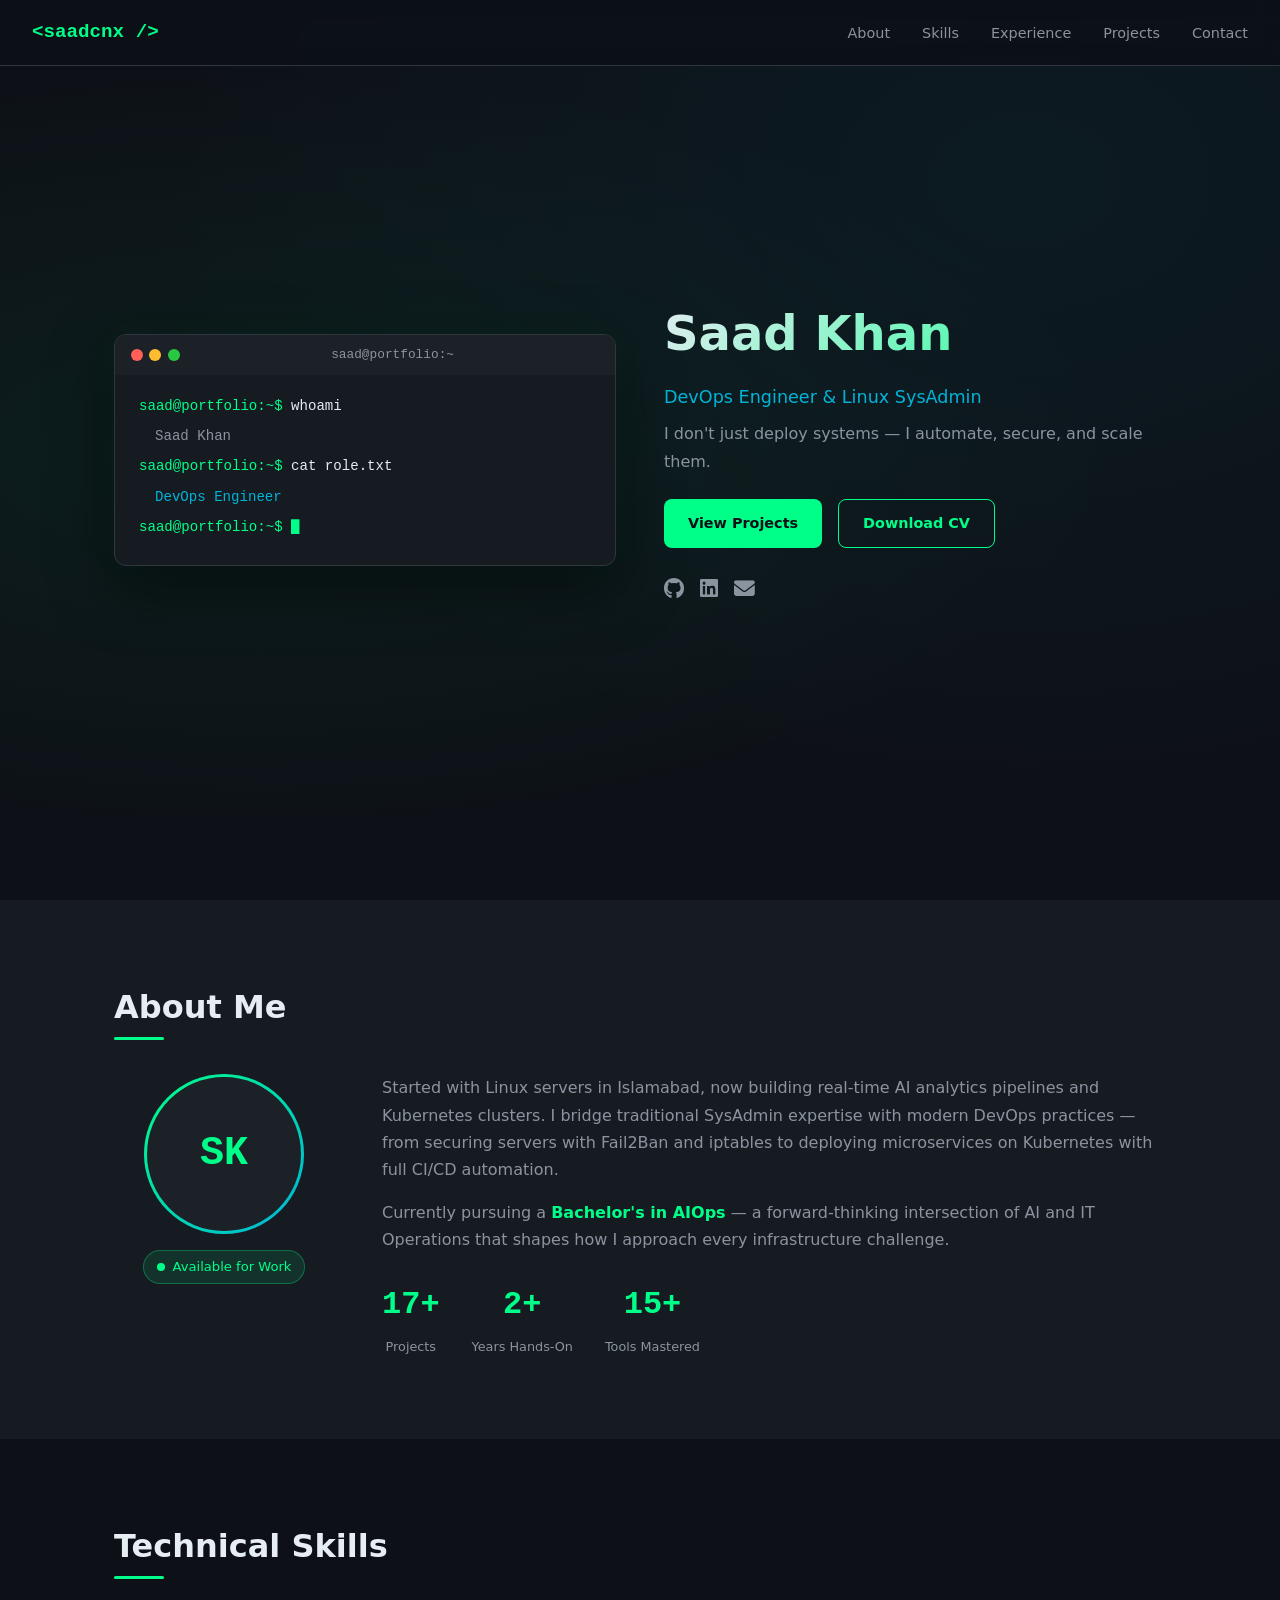
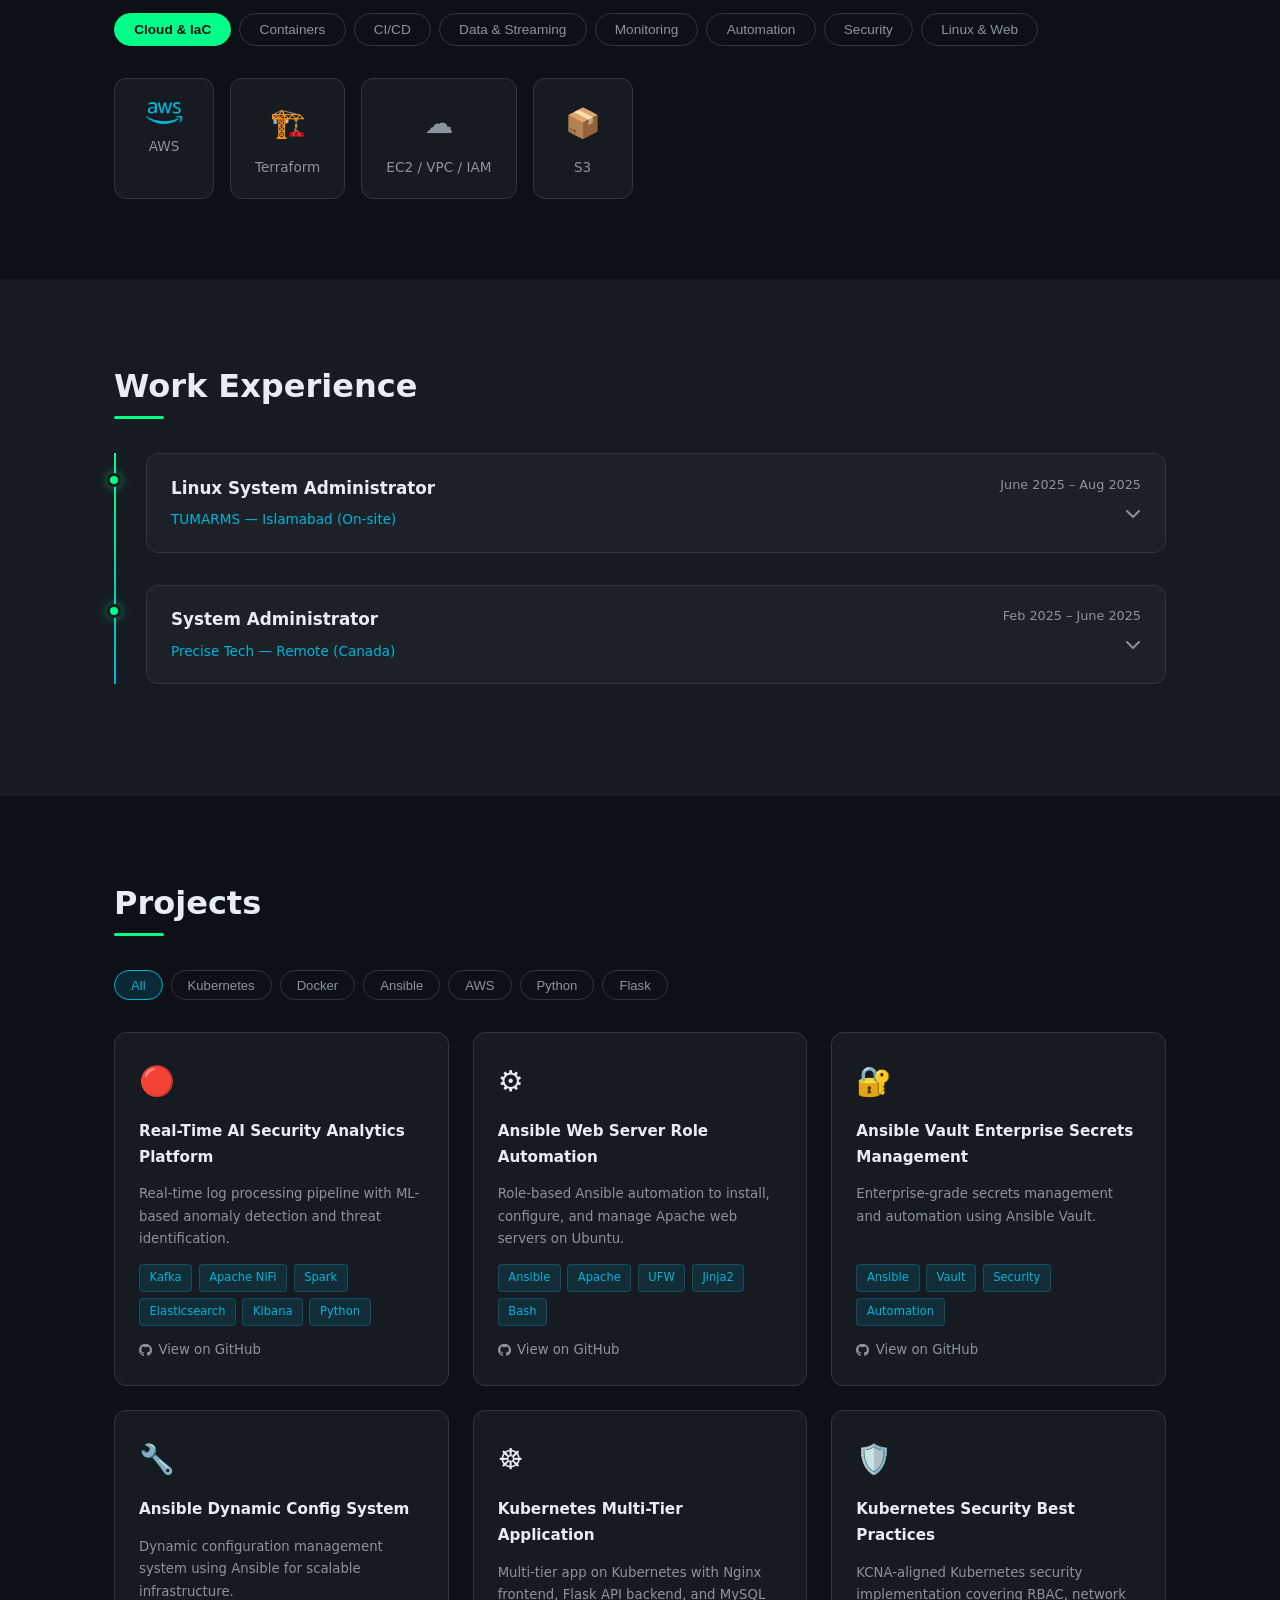
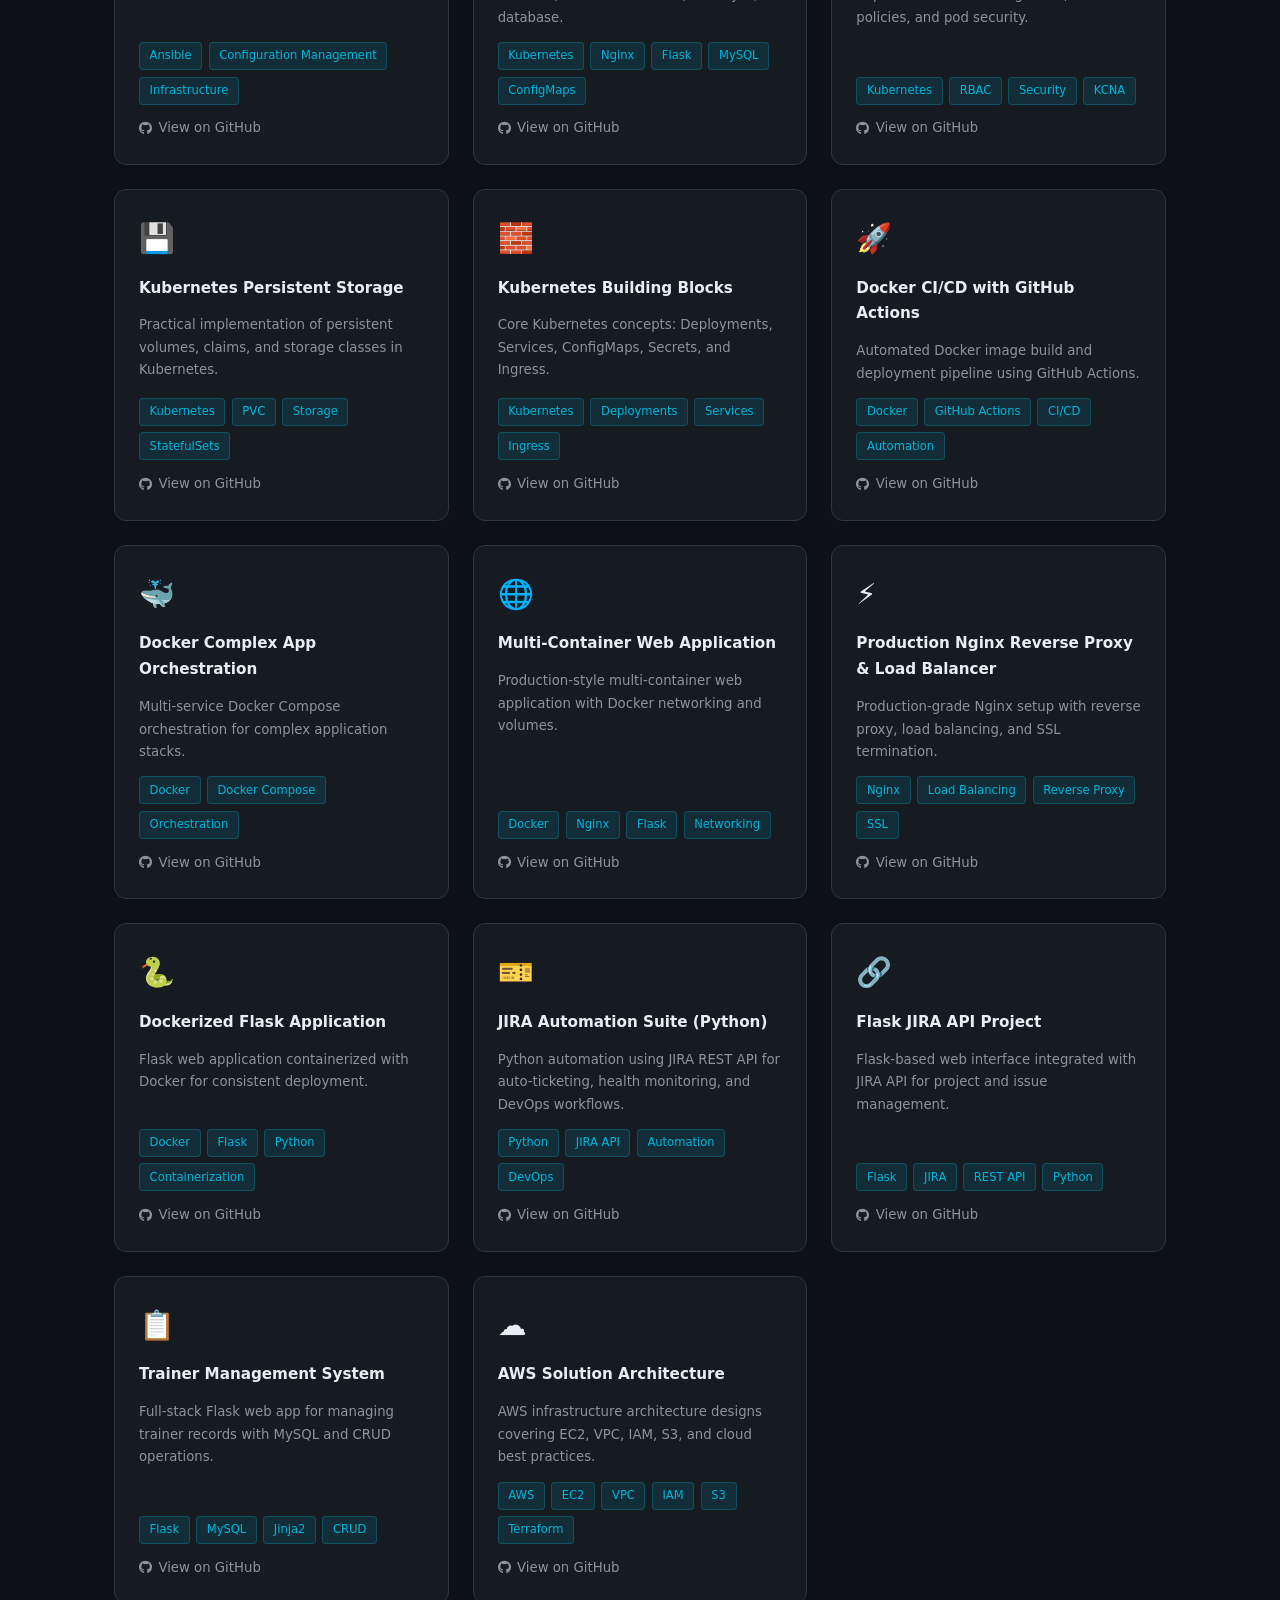
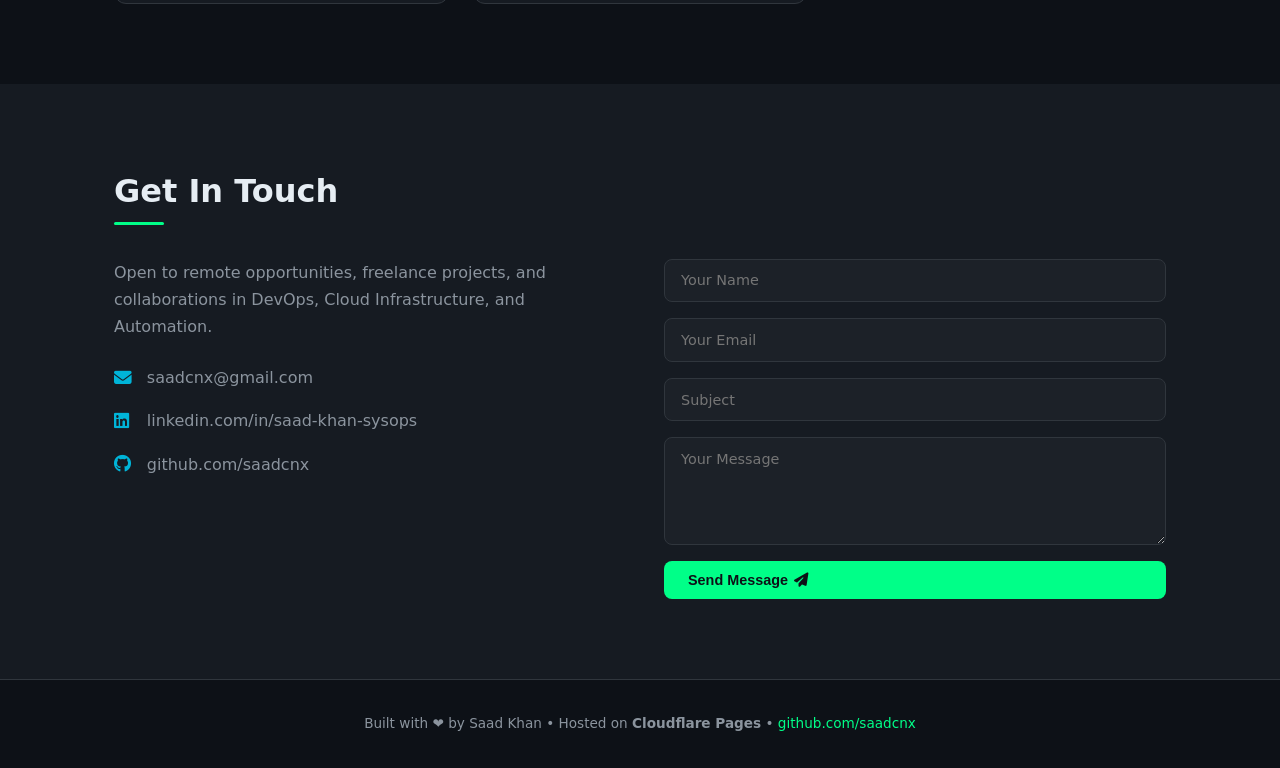
<file: index.html>
<!DOCTYPE html>
<html lang="en">
<head>
  <meta charset="UTF-8" />
  <meta name="viewport" content="width=device-width, initial-scale=1.0"/>
  <title>Saad Khan | DevOps Engineer!</title>
  <link rel="stylesheet" href="style.css" />
  <link rel="stylesheet" href="https://cdnjs.cloudflare.com/ajax/libs/font-awesome/6.5.0/css/all.min.css"/>
</head>
<body>

<!-- NAV -->
<nav id="navbar">
  <div class="nav-logo">&lt;saadcnx /&gt;</div>
  <ul class="nav-links">
    <li><a href="#about">About</a></li>
    <li><a href="#skills">Skills</a></li>
    <li><a href="#experience">Experience</a></li>
    <li><a href="#projects">Projects</a></li>
    <li><a href="#contact">Contact</a></li>
  </ul>
  <button class="hamburger" id="hamburger"><i class="fas fa-bars"></i></button>
</nav>

<!-- HERO -->
<section id="hero">
  <div class="hero-bg"></div>
  <div class="hero-content">
    <div class="terminal-window">
      <div class="terminal-bar">
        <span class="dot red"></span><span class="dot yellow"></span><span class="dot green"></span>
        <span class="terminal-title">saad@portfolio:~</span>
      </div>
      <div class="terminal-body">
        <p><span class="prompt">saad@portfolio:~$</span> whoami</p>
        <p class="output">Saad Khan</p>
        <p><span class="prompt">saad@portfolio:~$</span> cat role.txt</p>
        <p class="output typed" id="typed-output"></p>
        <p><span class="prompt">saad@portfolio:~$</span> <span class="cursor">█</span></p>
      </div>
    </div>
    <div class="hero-text">
      <h1>Saad Khan</h1>
      <p class="hero-sub">DevOps Engineer &amp; Linux SysAdmin</p>
      <p class="hero-desc">I don't just deploy systems — I automate, secure, and scale them.</p>
      <div class="hero-btns">
        <a href="#projects" class="btn btn-primary">View Projects</a>
        <a href="devops-engineer.pdf" download class="btn btn-outline">Download CV</a>
      </div>
      <div class="hero-socials">
        <a href="https://github.com/saadcnx" target="_blank"><i class="fab fa-github"></i></a>
        <a href="https://linkedin.com/in/saad-khan-sysops/" target="_blank"><i class="fab fa-linkedin"></i></a>
        <a href="mailto:saadcnx@gmail.com"><i class="fas fa-envelope"></i></a>
      </div>
    </div>
  </div>
</section>

<!-- ABOUT -->
<section id="about">
  <div class="container">
    <h2 class="section-title">About Me</h2>
    <div class="about-grid">
      <div class="about-avatar">
        <div class="avatar-ring">
          <div class="avatar-inner">SK</div>
        </div>
        <div class="status-badge"><span class="status-dot"></span> Available for Work</div>
      </div>
      <div class="about-text">
        <p>Started with Linux servers in Islamabad, now building real-time AI analytics pipelines and Kubernetes clusters. I bridge traditional SysAdmin expertise with modern DevOps practices — from securing servers with Fail2Ban and iptables to deploying microservices on Kubernetes with full CI/CD automation.</p>
        <p>Currently pursuing a <strong>Bachelor's in AIOps</strong> — a forward-thinking intersection of AI and IT Operations that shapes how I approach every infrastructure challenge.</p>
        <div class="about-stats">
          <div class="stat"><span class="stat-num">17+</span><span class="stat-label">Projects</span></div>
          <div class="stat"><span class="stat-num">2+</span><span class="stat-label">Years Hands-On</span></div>
          <div class="stat"><span class="stat-num">15+</span><span class="stat-label">Tools Mastered</span></div>
        </div>
      </div>
    </div>
  </div>
</section>

<!-- SKILLS -->
<section id="skills">
  <div class="container">
    <h2 class="section-title">Technical Skills</h2>
    <div class="skills-tabs">
      <button class="tab-btn active" data-tab="cloud">Cloud & IaC</button>
      <button class="tab-btn" data-tab="containers">Containers</button>
      <button class="tab-btn" data-tab="cicd">CI/CD</button>
      <button class="tab-btn" data-tab="data">Data & Streaming</button>
      <button class="tab-btn" data-tab="monitoring">Monitoring</button>
      <button class="tab-btn" data-tab="automation">Automation</button>
      <button class="tab-btn" data-tab="security">Security</button>
      <button class="tab-btn" data-tab="linux">Linux & Web</button>
    </div>
    <div class="skills-content">
      <div class="tab-panel active" id="tab-cloud">
        <div class="skill-cards">
          <div class="skill-card"><i class="fab fa-aws"></i><span>AWS</span></div>
          <div class="skill-card"><span class="skill-icon">🏗️</span><span>Terraform</span></div>
          <div class="skill-card"><span class="skill-icon">☁️</span><span>EC2 / VPC / IAM</span></div>
          <div class="skill-card"><span class="skill-icon">📦</span><span>S3</span></div>
        </div>
      </div>
      <div class="tab-panel" id="tab-containers">
        <div class="skill-cards">
          <div class="skill-card"><i class="fab fa-docker"></i><span>Docker</span></div>
          <div class="skill-card"><span class="skill-icon">🦭</span><span>Podman</span></div>
          <div class="skill-card"><span class="skill-icon">☸️</span><span>Kubernetes</span></div>
          <div class="skill-card"><span class="skill-icon">📋</span><span>Docker Compose</span></div>
        </div>
      </div>
      <div class="tab-panel" id="tab-cicd">
        <div class="skill-cards">
          <div class="skill-card"><i class="fab fa-github"></i><span>GitHub Actions</span></div>
          <div class="skill-card"><span class="skill-icon">🏗️</span><span>Jenkins</span></div>
          <div class="skill-card"><i class="fab fa-git-alt"></i><span>Git</span></div>
        </div>
      </div>
      <div class="tab-panel" id="tab-data">
        <div class="skill-cards">
          <div class="skill-card"><span class="skill-icon">📨</span><span>Apache Kafka</span></div>
          <div class="skill-card"><span class="skill-icon">🌊</span><span>Apache NiFi</span></div>
          <div class="skill-card"><span class="skill-icon">⚡</span><span>Apache Spark</span></div>
          <div class="skill-card"><span class="skill-icon">🔍</span><span>Elasticsearch</span></div>
          <div class="skill-card"><span class="skill-icon">📊</span><span>Kibana</span></div>
        </div>
      </div>
      <div class="tab-panel" id="tab-monitoring">
        <div class="skill-cards">
          <div class="skill-card"><span class="skill-icon">👁️</span><span>Zabbix</span></div>
          <div class="skill-card"><span class="skill-icon">🔔</span><span>Nagios</span></div>
          <div class="skill-card"><span class="skill-icon">📈</span><span>Prometheus</span></div>
          <div class="skill-card"><span class="skill-icon">📉</span><span>Grafana</span></div>
        </div>
      </div>
      <div class="tab-panel" id="tab-automation">
        <div class="skill-cards">
          <div class="skill-card"><span class="skill-icon">⚙️</span><span>Ansible</span></div>
          <div class="skill-card"><i class="fab fa-python"></i><span>Python</span></div>
          <div class="skill-card"><span class="skill-icon">📜</span><span>Bash Scripting</span></div>
        </div>
      </div>
      <div class="tab-panel" id="tab-security">
        <div class="skill-cards">
          <div class="skill-card"><span class="skill-icon">🔑</span><span>IAM</span></div>
          <div class="skill-card"><span class="skill-icon">🔒</span><span>SSH Hardening</span></div>
          <div class="skill-card"><span class="skill-icon">🛡️</span><span>Fail2Ban</span></div>
          <div class="skill-card"><span class="skill-icon">🧱</span><span>iptables / UFW</span></div>
          <div class="skill-card"><span class="skill-icon">🔏</span><span>Ansible Vault</span></div>
        </div>
      </div>
      <div class="tab-panel" id="tab-linux">
        <div class="skill-cards">
          <div class="skill-card"><i class="fab fa-linux"></i><span>Linux (RHEL/Ubuntu/CentOS)</span></div>
          <div class="skill-card"><span class="skill-icon">🖥️</span><span>Windows Server</span></div>
          <div class="skill-card"><span class="skill-icon">⚡</span><span>Nginx / Apache</span></div>
          <div class="skill-card"><span class="skill-icon">🐬</span><span>MySQL</span></div>
          <div class="skill-card"><span class="skill-icon">🖥️</span><span>VMware / Proxmox / Hyper-V</span></div>
        </div>
      </div>
    </div>
  </div>
</section>

<!-- EXPERIENCE -->
<section id="experience">
  <div class="container">
    <h2 class="section-title">Work Experience</h2>
    <div class="timeline">
      <div class="timeline-item">
        <div class="timeline-dot"></div>
        <div class="timeline-card">
          <div class="timeline-header" onclick="toggleTimeline(this)">
            <div>
              <h3>Linux System Administrator</h3>
              <span class="company">TUMARMS — Islamabad (On-site)</span>
            </div>
            <div class="timeline-meta">
              <span class="date">June 2025 – Aug 2025</span>
              <i class="fas fa-chevron-down"></i>
            </div>
          </div>
          <div class="timeline-body">
            <ul>
              <li>Administered Asterisk &amp; Vicidial VoIP systems on Ubuntu including SIP trunking and DID routing</li>
              <li>Managed users, SSH access, UFW/IPTables, and server hardening with Fail2Ban</li>
              <li>Configured Nginx, FTP, and NFS services for internal applications</li>
              <li>Implemented SSL certificates, security best practices, and routine patching</li>
              <li>Automated backups using Bash, Python, rsync, tar, and cron</li>
              <li>Managed storage (LVM, partitions) and monitored system health proactively</li>
            </ul>
          </div>
        </div>
      </div>
      <div class="timeline-item">
        <div class="timeline-dot"></div>
        <div class="timeline-card">
          <div class="timeline-header" onclick="toggleTimeline(this)">
            <div>
              <h3>System Administrator</h3>
              <span class="company">Precise Tech — Remote (Canada)</span>
            </div>
            <div class="timeline-meta">
              <span class="date">Feb 2025 – June 2025</span>
              <i class="fas fa-chevron-down"></i>
            </div>
          </div>
          <div class="timeline-body">
            <ul>
              <li>Conducted QA testing for ERP systems validating business workflows and data accuracy</li>
              <li>Managed AWS, VMware, Proxmox, and Hyper-V cloud and virtualized environments</li>
              <li>Automated deployments using Ansible, Bash, and Python</li>
              <li>Implemented monitoring with Zabbix and Nagios to reduce downtime</li>
              <li>Enforced security practices including IAM, system hardening, and network protection</li>
            </ul>
          </div>
        </div>
      </div>
    </div>
  </div>
</section>

<!-- PROJECTS -->
<section id="projects">
  <div class="container">
    <h2 class="section-title">Projects</h2>
    <div class="projects-filter">
      <button class="filter-btn active" data-filter="all">All</button>
      <button class="filter-btn" data-filter="Kubernetes">Kubernetes</button>
      <button class="filter-btn" data-filter="Docker">Docker</button>
      <button class="filter-btn" data-filter="Ansible">Ansible</button>
      <button class="filter-btn" data-filter="AWS">AWS</button>
      <button class="filter-btn" data-filter="Python">Python</button>
      <button class="filter-btn" data-filter="Flask">Flask</button>
    </div>
    <div class="projects-grid" id="projects-grid"></div>
  </div>
</section>

<!-- CONTACT -->
<section id="contact">
  <div class="container">
    <h2 class="section-title">Get In Touch</h2>
    <div class="contact-grid">
      <div class="contact-info">
        <p>Open to remote opportunities, freelance projects, and collaborations in DevOps, Cloud Infrastructure, and Automation.</p>
        <div class="contact-links">
          <a href="mailto:saadcnx@gmail.com" class="contact-item">
            <i class="fas fa-envelope"></i>
            <span>saadcnx@gmail.com</span>
          </a>
          <a href="https://linkedin.com/in/saad-khan-sysops/" target="_blank" class="contact-item">
            <i class="fab fa-linkedin"></i>
            <span>linkedin.com/in/saad-khan-sysops</span>
          </a>
          <a href="https://github.com/saadcnx" target="_blank" class="contact-item">
            <i class="fab fa-github"></i>
            <span>github.com/saadcnx</span>
          </a>
        </div>
      </div>
      <form class="contact-form" id="contact-form">
        <input type="text" placeholder="Your Name" required />
        <input type="email" placeholder="Your Email" required />
        <input type="text" placeholder="Subject" />
        <textarea rows="5" placeholder="Your Message" required></textarea>
        <button type="submit" class="btn btn-primary">Send Message <i class="fas fa-paper-plane"></i></button>
      </form>
    </div>
  </div>
</section>

<!-- FOOTER -->
<footer>
  <p>Built with ❤️ by Saad Khan &bull; Hosted on <strong>Cloudflare Pages</strong> &bull; <a href="https://github.com/saadcnx" target="_blank">github.com/saadcnx</a></p>
</footer>

<script src="projects-data.js"></script>
<script src="main.js"></script>
</body>
</html>
</file>
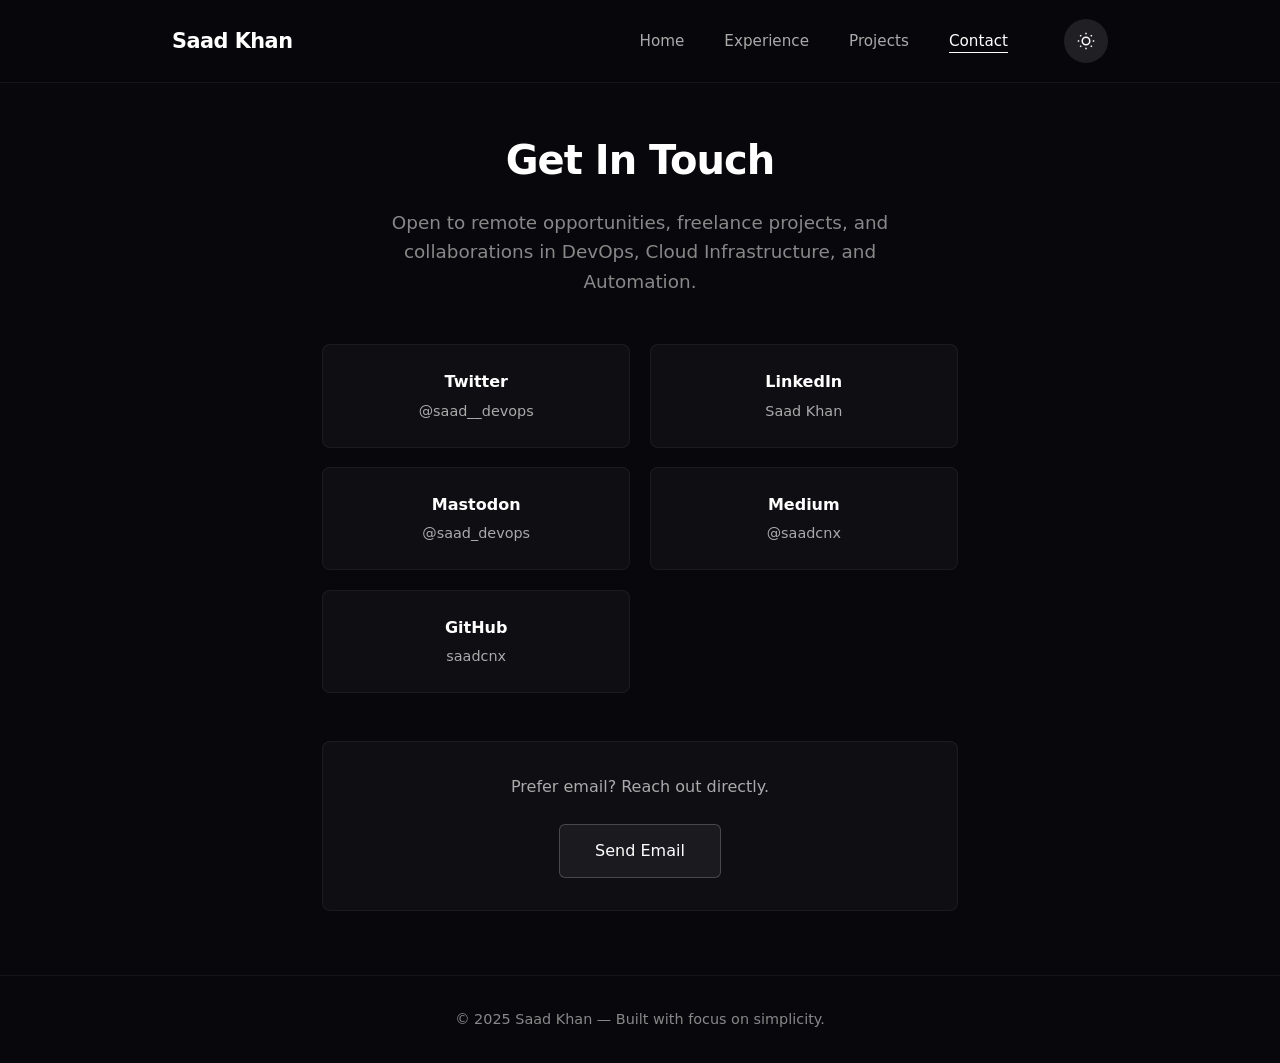
<file: contact.html>
<!DOCTYPE html>
<html lang="en">
<head>
  <meta charset="UTF-8">
  <meta name="viewport" content="width=device-width, initial-scale=1.0">
  <title>Contact — Saad Khan</title>
  <style>
    :root {
      --bg: #08080c;
      --surface: rgba(255,255,255,0.03);
      --border: rgba(255,255,255,0.05);
      --text-primary: #e0e0e0;
      --text-secondary: #aaa;
      --text-muted: #888;
      --heading: #fff;
      --btn-bg: rgba(255,255,255,0.05);
      --btn-hover-bg: rgba(255,255,255,0.12);
      --btn-border: rgba(255,255,255,0.2);
      --card-hover-bg: rgba(255,255,255,0.06);
      --card-hover-border: rgba(255,255,255,0.1);
      --toggle-bg: rgba(255,255,255,0.1);
      --toggle-circle: #fff;
    }
    .light-theme {
      --bg: #f7f7f9;
      --surface: rgba(0,0,0,0.02);
      --border: rgba(0,0,0,0.06);
      --text-primary: #1a1a1a;
      --text-secondary: #555;
      --text-muted: #777;
      --heading: #111;
      --btn-bg: rgba(0,0,0,0.03);
      --btn-hover-bg: rgba(0,0,0,0.08);
      --btn-border: rgba(0,0,0,0.15);
      --card-hover-bg: rgba(0,0,0,0.04);
      --card-hover-border: rgba(0,0,0,0.1);
      --toggle-bg: #ddd;
      --toggle-circle: #111;
    }

    * { margin: 0; padding: 0; box-sizing: border-box; }
    html { scroll-behavior: smooth; }
    body {
      font-family: 'Inter', system-ui, -apple-system, sans-serif;
      background: var(--bg);
      color: var(--text-primary);
      line-height: 1.6;
      transition: background 0.3s, color 0.3s;
      -webkit-font-smoothing: antialiased;
    }
    a { text-decoration: none; color: inherit; }
    .container { max-width: 700px; margin: 0 auto; padding: 0 2rem; }

    nav {
      position: fixed; top: 0; left: 0; width: 100%; z-index: 100;
      background: rgba(8,8,12,0.8); backdrop-filter: blur(12px);
      border-bottom: 1px solid var(--border);
    }
    .light-theme nav { background: rgba(247,247,249,0.8); }
    .nav-container {
      display: flex; justify-content: space-between; align-items: center;
      padding: 1.2rem 2rem; max-width: 1000px; margin: 0 auto;
    }
    .logo { font-weight: 700; font-size: 1.3rem; color: var(--heading); letter-spacing: -0.5px; }
    .nav-links { display: flex; gap: 2.5rem; list-style: none; align-items: center; }
    .nav-links a { font-size: 0.95rem; color: var(--text-secondary); transition: color 0.2s; }
    .nav-links a:hover, .nav-links a.active { color: var(--heading); }
    .nav-links a.active { border-bottom: 1px solid var(--heading); padding-bottom: 2px; }

    .theme-toggle {
      display: flex; align-items: center; justify-content: center;
      width: 44px; height: 44px; border-radius: 50%;
      background: var(--toggle-bg); border: none; cursor: pointer;
      transition: all 0.3s; margin-left: 1rem; position: relative;
    }
    .theme-toggle svg {
      width: 18px; height: 18px; fill: none; stroke: var(--toggle-circle);
      transition: opacity 0.2s;
    }
    .sun-icon, .moon-icon { position: absolute; }
    .light-theme .sun-icon { opacity: 0; }
    .light-theme .moon-icon { opacity: 1; }
    .moon-icon { opacity: 0; }
    .sun-icon { opacity: 1; }

    .hamburger { display: none; flex-direction: column; gap: 5px; cursor: pointer; }
    .hamburger span { width: 22px; height: 2px; background: var(--heading); border-radius: 2px; }

    .page-header {
      padding: 8rem 0 3rem; text-align: center;
    }
    .page-header h1 {
      font-size: 2.5rem; font-weight: 700; letter-spacing: -1px; color: var(--heading);
    }
    .page-header p { color: var(--text-muted); font-size: 1.15rem; max-width: 500px; margin: 1rem auto 0; }

    .social-grid {
      display: grid; grid-template-columns: repeat(auto-fit, minmax(200px, 1fr));
      gap: 1.2rem; margin-bottom: 3rem;
    }
    .social-card {
      background: var(--surface); border: 1px solid var(--border);
      border-radius: 8px; padding: 1.5rem; text-align: center; transition: all 0.25s;
      display: block;
    }
    .social-card:hover {
      background: var(--card-hover-bg); border-color: var(--card-hover-border);
      transform: translateY(-2px);
    }
    .social-card .platform { font-size: 1rem; font-weight: 600; color: var(--heading); margin-bottom: 0.3rem; }
    .social-card .handle { font-size: 0.9rem; color: var(--text-secondary); }

    .email-section {
      text-align: center; padding: 2rem;
      background: var(--surface); border: 1px solid var(--border); border-radius: 8px;
    }
    .email-section p { color: var(--text-secondary); margin-bottom: 1.5rem; }
    .btn {
      display: inline-block; padding: 0.85rem 2.2rem;
      border: 1px solid var(--btn-border); border-radius: 6px;
      font-size: 1rem; font-weight: 500; color: var(--heading); transition: all 0.2s;
      background: var(--btn-bg);
    }
    .btn:hover { background: var(--btn-hover-bg); border-color: var(--btn-border); }

    footer { padding: 2rem 0; border-top: 1px solid var(--border); text-align: center; color: var(--text-muted); font-size: 0.9rem; margin-top: 4rem; }

    @media (max-width: 768px) {
      .nav-links { display: none; position: absolute; top: 100%; left: 0; width: 100%; background: var(--bg); flex-direction: column; padding: 1.5rem; gap: 1.2rem; border-bottom: 1px solid var(--border); }
      .nav-links.active { display: flex; }
      .hamburger { display: flex; }
      .theme-toggle { margin-left: 0; }
    }
  </style>
</head>
<body>
  <nav>
    <div class="nav-container">
      <a href="index.html" class="logo">Saad Khan</a>
      <ul class="nav-links" id="navLinks">
        <li><a href="index.html">Home</a></li>
        <li><a href="experience.html">Experience</a></li>
        <li><a href="projects.html">Projects</a></li>
        <li><a href="contact.html" class="active">Contact</a></li>
        <li>
          <button class="theme-toggle" id="themeToggle" aria-label="Toggle theme">
            <svg class="sun-icon" viewBox="0 0 24 24" stroke="currentColor" stroke-width="2" fill="none"><circle cx="12" cy="12" r="5"/><line x1="12" y1="1" x2="12" y2="3"/><line x1="12" y1="21" x2="12" y2="23"/><line x1="4.22" y1="4.22" x2="5.64" y2="5.64"/><line x1="18.36" y1="18.36" x2="19.78" y2="19.78"/><line x1="1" y1="12" x2="3" y2="12"/><line x1="21" y1="12" x2="23" y2="12"/><line x1="4.22" y1="19.78" x2="5.64" y2="18.36"/><line x1="18.36" y1="5.64" x2="19.78" y2="4.22"/></svg>
            <svg class="moon-icon" viewBox="0 0 24 24" stroke="currentColor" stroke-width="2" fill="none"><path d="M21 12.79A9 9 0 1 1 11.21 3 7 7 0 0 0 21 12.79z"/></svg>
          </button>
        </li>
      </ul>
      <div class="hamburger" id="hamburger">
        <span></span><span></span><span></span>
      </div>
    </div>
  </nav>

  <main>
    <div class="page-header">
      <h1>Get In Touch</h1>
      <p>Open to remote opportunities, freelance projects, and collaborations in DevOps, Cloud Infrastructure, and Automation.</p>
    </div>

    <section class="container">
      <div class="social-grid">
        <a href="https://x.com/saad__devops" target="_blank" class="social-card">
          <div class="platform">Twitter</div>
          <div class="handle">@saad__devops</div>
        </a>
        <a href="https://www.linkedin.com/in/saad-khan-sysops/" target="_blank" class="social-card">
          <div class="platform">LinkedIn</div>
          <div class="handle">Saad Khan</div>
        </a>
        <a href="https://mastodon.social/@saad_devops" target="_blank" class="social-card">
          <div class="platform">Mastodon</div>
          <div class="handle">@saad_devops</div>
        </a>
        <a href="https://medium.com/@saadcnx" target="_blank" class="social-card">
          <div class="platform">Medium</div>
          <div class="handle">@saadcnx</div>
        </a>
        <a href="https://github.com/saadcnx" target="_blank" class="social-card">
          <div class="platform">GitHub</div>
          <div class="handle">saadcnx</div>
        </a>
      </div>

      <div class="email-section">
        <p>Prefer email? Reach out directly.</p>
        <a href="mailto:your.email@example.com" class="btn">Send Email</a>
      </div>
    </section>
  </main>

  <footer>
    <p>© 2025 Saad Khan — Built with focus on simplicity.</p>
  </footer>

  <script>
    const hamburger = document.getElementById('hamburger');
    const navLinks = document.getElementById('navLinks');
    hamburger.addEventListener('click', () => navLinks.classList.toggle('active'));

    const themeToggle = document.getElementById('themeToggle');
    const savedTheme = localStorage.getItem('theme');
    if (savedTheme === 'light') document.body.classList.add('light-theme');
    themeToggle.addEventListener('click', () => {
      document.body.classList.toggle('light-theme');
      const isLight = document.body.classList.contains('light-theme');
      localStorage.setItem('theme', isLight ? 'light' : 'dark');
    });
  </script>
</body>
</html>
</file>
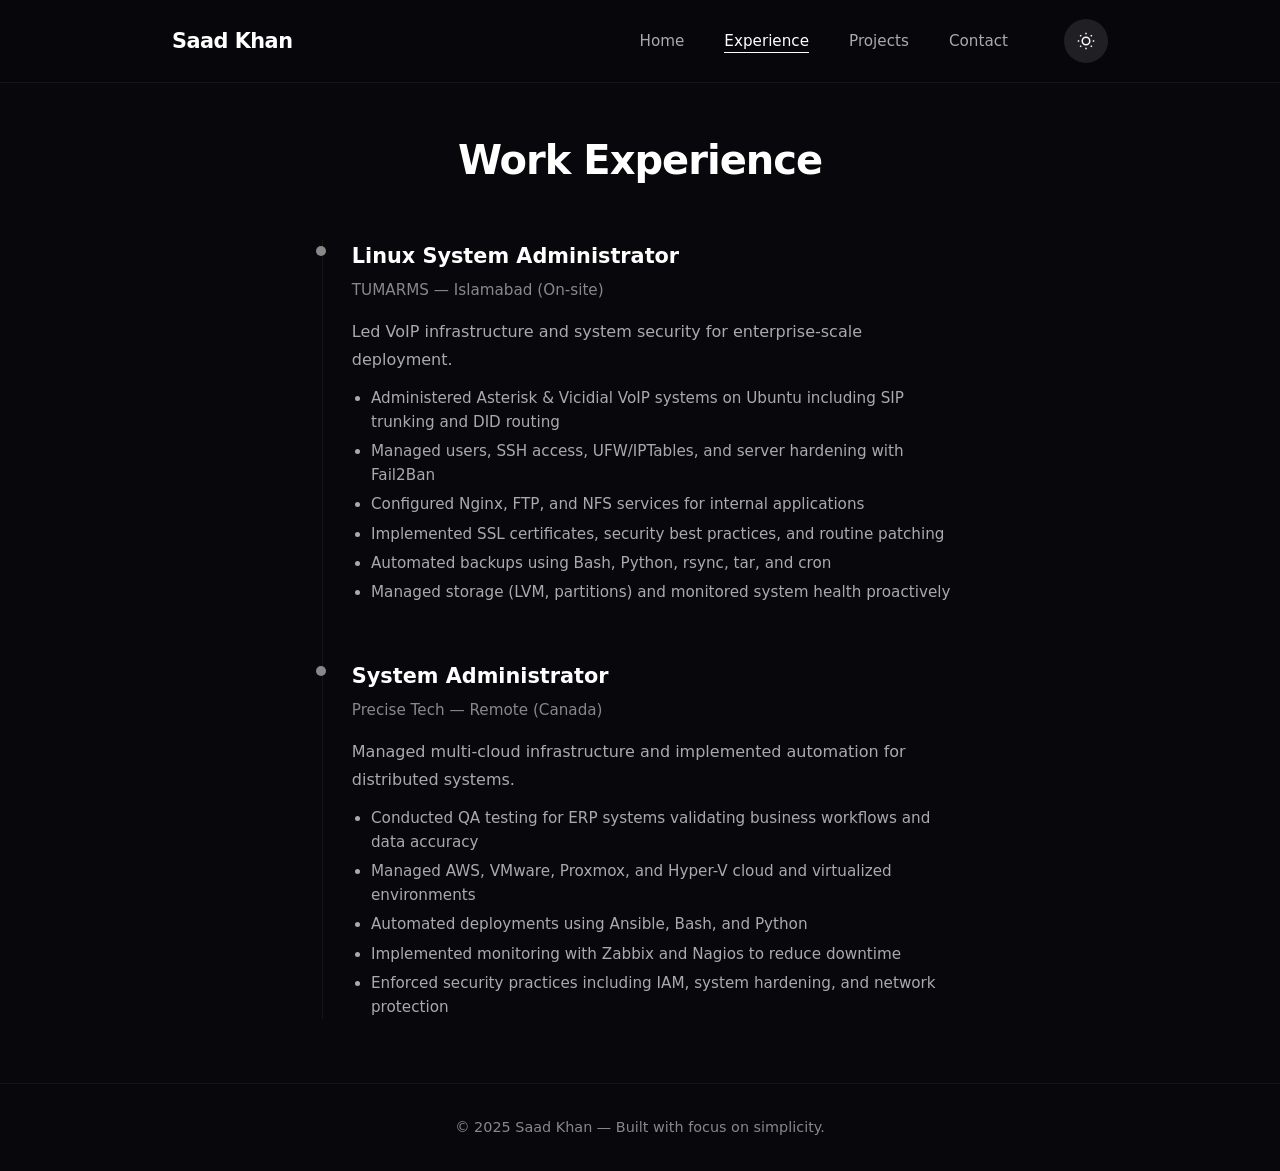
<file: experience.html>
<!DOCTYPE html>
<html lang="en">
<head>
  <meta charset="UTF-8">
  <meta name="viewport" content="width=device-width, initial-scale=1.0">
  <title>Experience — Saad Khan</title>
  <style>
    :root {
      --bg: #08080c;
      --surface: rgba(255,255,255,0.03);
      --border: rgba(255,255,255,0.05);
      --text-primary: #e0e0e0;
      --text-secondary: #aaa;
      --text-muted: #888;
      --heading: #fff;
      --btn-bg: rgba(255,255,255,0.05);
      --btn-hover-bg: rgba(255,255,255,0.12);
      --btn-border: rgba(255,255,255,0.2);
      --toggle-bg: rgba(255,255,255,0.1);
      --toggle-circle: #fff;
    }
    .light-theme {
      --bg: #f7f7f9;
      --surface: rgba(0,0,0,0.02);
      --border: rgba(0,0,0,0.06);
      --text-primary: #1a1a1a;
      --text-secondary: #555;
      --text-muted: #777;
      --heading: #111;
      --btn-bg: rgba(0,0,0,0.03);
      --btn-hover-bg: rgba(0,0,0,0.08);
      --btn-border: rgba(0,0,0,0.15);
      --toggle-bg: #ddd;
      --toggle-circle: #111;
    }

    * { margin: 0; padding: 0; box-sizing: border-box; }
    html { scroll-behavior: smooth; }
    body {
      font-family: 'Inter', system-ui, -apple-system, sans-serif;
      background: var(--bg);
      color: var(--text-primary);
      line-height: 1.6;
      transition: background 0.3s, color 0.3s;
      -webkit-font-smoothing: antialiased;
    }
    a { text-decoration: none; color: inherit; }
    .container { max-width: 700px; margin: 0 auto; padding: 0 2rem; }

    nav {
      position: fixed; top: 0; left: 0; width: 100%; z-index: 100;
      background: rgba(8,8,12,0.8); backdrop-filter: blur(12px);
      border-bottom: 1px solid var(--border);
    }
    .light-theme nav { background: rgba(247,247,249,0.8); }
    .nav-container {
      display: flex; justify-content: space-between; align-items: center;
      padding: 1.2rem 2rem; max-width: 1000px; margin: 0 auto;
    }
    .logo { font-weight: 700; font-size: 1.3rem; color: var(--heading); letter-spacing: -0.5px; }
    .nav-links { display: flex; gap: 2.5rem; list-style: none; align-items: center; }
    .nav-links a { font-size: 0.95rem; color: var(--text-secondary); transition: color 0.2s; }
    .nav-links a:hover, .nav-links a.active { color: var(--heading); }
    .nav-links a.active { border-bottom: 1px solid var(--heading); padding-bottom: 2px; }

    .theme-toggle {
      display: flex; align-items: center; justify-content: center;
      width: 44px; height: 44px; border-radius: 50%;
      background: var(--toggle-bg); border: none; cursor: pointer;
      transition: all 0.3s; margin-left: 1rem; position: relative;
    }
    .theme-toggle svg {
      width: 18px; height: 18px; fill: none; stroke: var(--toggle-circle);
      transition: opacity 0.2s;
    }
    .sun-icon, .moon-icon { position: absolute; }
    .light-theme .sun-icon { opacity: 0; }
    .light-theme .moon-icon { opacity: 1; }
    .moon-icon { opacity: 0; }
    .sun-icon { opacity: 1; }

    .hamburger { display: none; flex-direction: column; gap: 5px; cursor: pointer; }
    .hamburger span { width: 22px; height: 2px; background: var(--heading); border-radius: 2px; }

    .page-header {
      padding: 8rem 0 3rem; text-align: center;
    }
    .page-header h1 {
      font-size: 2.5rem; font-weight: 700; letter-spacing: -1px; color: var(--heading);
    }

    .timeline { position: relative; padding-left: 1.8rem; border-left: 1px solid var(--border); }
    .timeline-item { margin-bottom: 3.5rem; position: relative; }
    .timeline-item::before {
      content: ''; position: absolute; left: -2.25rem; top: 0.4rem;
      width: 10px; height: 10px; background: var(--text-muted); border-radius: 50%;
    }
    .timeline-item h3 { font-size: 1.3rem; color: var(--heading); }
    .timeline-item .meta { font-size: 0.95rem; color: var(--text-muted); margin: 0.3rem 0 1rem; }
    .timeline-item p { color: var(--text-secondary); font-size: 1rem; line-height: 1.7; }
    .timeline-item ul { margin-top: 0.8rem; padding-left: 1.2rem; color: var(--text-secondary); }
    .timeline-item li { margin-bottom: 0.3rem; font-size: 0.95rem; }

    footer { padding: 2rem 0; border-top: 1px solid var(--border); text-align: center; color: var(--text-muted); font-size: 0.9rem; margin-top: 4rem; }

    @media (max-width: 768px) {
      .nav-links { display: none; position: absolute; top: 100%; left: 0; width: 100%; background: var(--bg); flex-direction: column; padding: 1.5rem; gap: 1.2rem; border-bottom: 1px solid var(--border); }
      .nav-links.active { display: flex; }
      .hamburger { display: flex; }
      .theme-toggle { margin-left: 0; }
    }
  </style>
</head>
<body>
  <nav>
    <div class="nav-container">
      <a href="index.html" class="logo">Saad Khan</a>
      <ul class="nav-links" id="navLinks">
        <li><a href="index.html">Home</a></li>
        <li><a href="experience.html" class="active">Experience</a></li>
        <li><a href="projects.html">Projects</a></li>
        <li><a href="contact.html">Contact</a></li>
        <li>
          <button class="theme-toggle" id="themeToggle" aria-label="Toggle theme">
            <svg class="sun-icon" viewBox="0 0 24 24" stroke="currentColor" stroke-width="2" fill="none"><circle cx="12" cy="12" r="5"/><line x1="12" y1="1" x2="12" y2="3"/><line x1="12" y1="21" x2="12" y2="23"/><line x1="4.22" y1="4.22" x2="5.64" y2="5.64"/><line x1="18.36" y1="18.36" x2="19.78" y2="19.78"/><line x1="1" y1="12" x2="3" y2="12"/><line x1="21" y1="12" x2="23" y2="12"/><line x1="4.22" y1="19.78" x2="5.64" y2="18.36"/><line x1="18.36" y1="5.64" x2="19.78" y2="4.22"/></svg>
            <svg class="moon-icon" viewBox="0 0 24 24" stroke="currentColor" stroke-width="2" fill="none"><path d="M21 12.79A9 9 0 1 1 11.21 3 7 7 0 0 0 21 12.79z"/></svg>
          </button>
        </li>
      </ul>
      <div class="hamburger" id="hamburger">
        <span></span><span></span><span></span>
      </div>
    </div>
  </nav>

  <main>
    <div class="page-header">
      <h1>Work Experience</h1>
    </div>

    <section class="container">
      <div class="timeline">
        <div class="timeline-item">
          <h3>Linux System Administrator</h3>
          <div class="meta">TUMARMS — Islamabad (On-site)</div>
          <p>Led VoIP infrastructure and system security for enterprise-scale deployment.</p>
          <ul>
            <li>Administered Asterisk & Vicidial VoIP systems on Ubuntu including SIP trunking and DID routing</li>
            <li>Managed users, SSH access, UFW/IPTables, and server hardening with Fail2Ban</li>
            <li>Configured Nginx, FTP, and NFS services for internal applications</li>
            <li>Implemented SSL certificates, security best practices, and routine patching</li>
            <li>Automated backups using Bash, Python, rsync, tar, and cron</li>
            <li>Managed storage (LVM, partitions) and monitored system health proactively</li>
          </ul>
        </div>

        <div class="timeline-item">
          <h3>System Administrator</h3>
          <div class="meta">Precise Tech — Remote (Canada)</div>
          <p>Managed multi-cloud infrastructure and implemented automation for distributed systems.</p>
          <ul>
            <li>Conducted QA testing for ERP systems validating business workflows and data accuracy</li>
            <li>Managed AWS, VMware, Proxmox, and Hyper-V cloud and virtualized environments</li>
            <li>Automated deployments using Ansible, Bash, and Python</li>
            <li>Implemented monitoring with Zabbix and Nagios to reduce downtime</li>
            <li>Enforced security practices including IAM, system hardening, and network protection</li>
          </ul>
        </div>
      </div>
    </section>
  </main>

  <footer>
    <p>© 2025 Saad Khan — Built with focus on simplicity.</p>
  </footer>

  <script>
    const hamburger = document.getElementById('hamburger');
    const navLinks = document.getElementById('navLinks');
    hamburger.addEventListener('click', () => navLinks.classList.toggle('active'));

    const themeToggle = document.getElementById('themeToggle');
    const savedTheme = localStorage.getItem('theme');
    if (savedTheme === 'light') document.body.classList.add('light-theme');
    themeToggle.addEventListener('click', () => {
      document.body.classList.toggle('light-theme');
      const isLight = document.body.classList.contains('light-theme');
      localStorage.setItem('theme', isLight ? 'light' : 'dark');
    });
  </script>
</body>
</html>
</file>
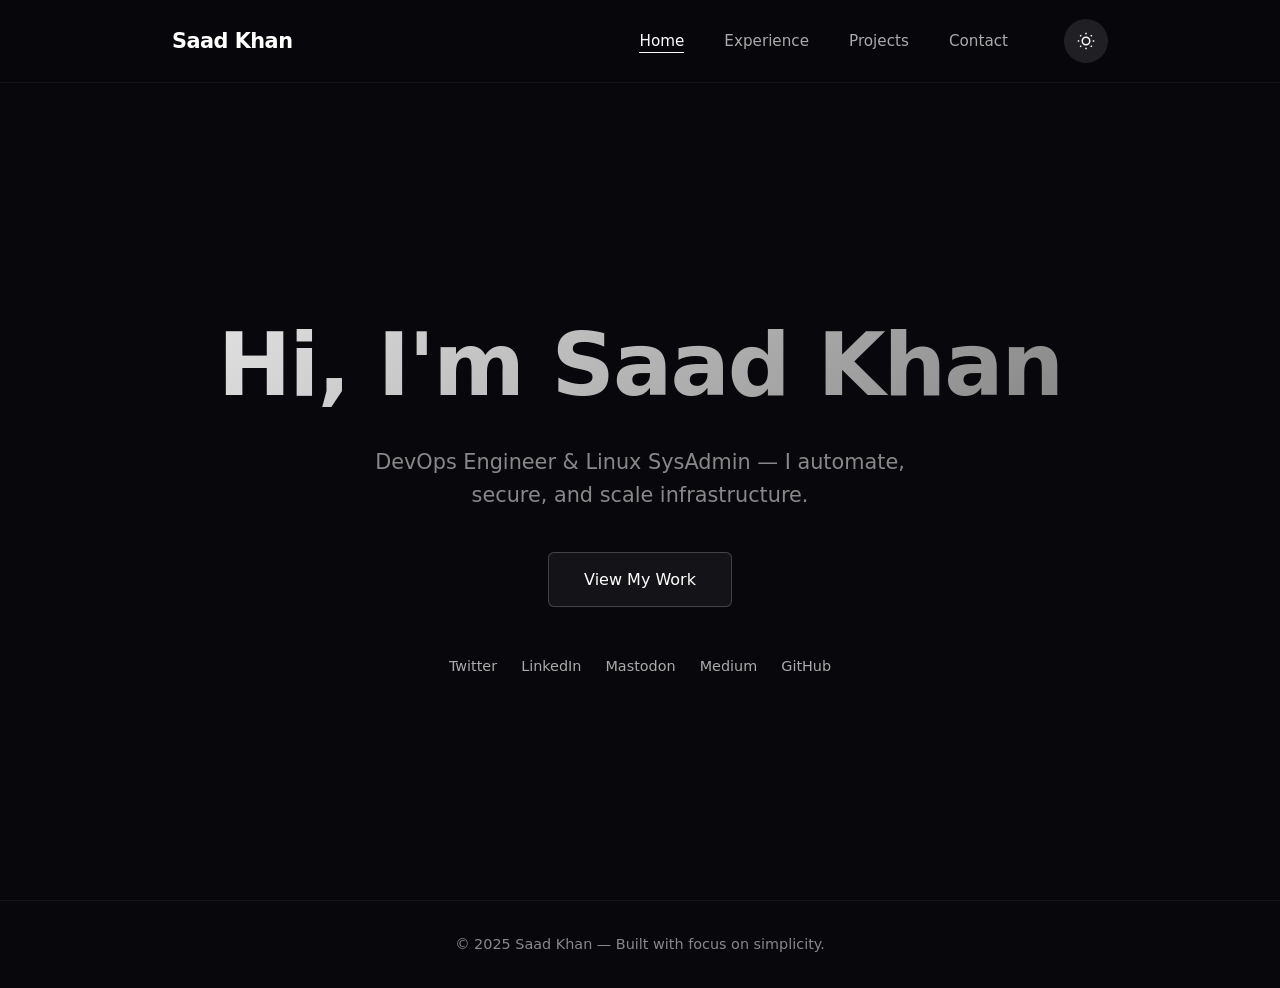
<file: index_new_not_used.html>
<!DOCTYPE html>
<html lang="en">
<head>
  <meta charset="UTF-8">
  <meta name="viewport" content="width=device-width, initial-scale=1.0">
  <title>Saad Khan — DevOps Engineer</title>
  <style>
    :root {
      --bg: #08080c;
      --surface: rgba(255,255,255,0.03);
      --border: rgba(255,255,255,0.05);
      --text-primary: #e0e0e0;
      --text-secondary: #aaa;
      --text-muted: #888;
      --heading: #fff;
      --btn-bg: rgba(255,255,255,0.05);
      --btn-hover-bg: rgba(255,255,255,0.12);
      --btn-border: rgba(255,255,255,0.2);
      --toggle-bg: rgba(255,255,255,0.1);
      --toggle-circle: #fff;
    }
    .light-theme {
      --bg: #f7f7f9;
      --surface: rgba(0,0,0,0.02);
      --border: rgba(0,0,0,0.06);
      --text-primary: #1a1a1a;
      --text-secondary: #555;
      --text-muted: #777;
      --heading: #111;
      --btn-bg: rgba(0,0,0,0.03);
      --btn-hover-bg: rgba(0,0,0,0.08);
      --btn-border: rgba(0,0,0,0.15);
      --toggle-bg: #ddd;
      --toggle-circle: #111;
    }

    * { margin: 0; padding: 0; box-sizing: border-box; }
    html { scroll-behavior: smooth; }
    body {
      font-family: 'Inter', system-ui, -apple-system, sans-serif;
      background: var(--bg);
      color: var(--text-primary);
      line-height: 1.6;
      transition: background 0.3s, color 0.3s;
      -webkit-font-smoothing: antialiased;
    }
    a { text-decoration: none; color: inherit; }

    /* Nav */
    nav {
      position: fixed; top: 0; left: 0; width: 100%; z-index: 100;
      background: rgba(8,8,12,0.8); backdrop-filter: blur(12px);
      border-bottom: 1px solid var(--border);
    }
    .light-theme nav { background: rgba(247,247,249,0.8); }
    .nav-container {
      display: flex; justify-content: space-between; align-items: center;
      padding: 1.2rem 2rem; max-width: 1000px; margin: 0 auto;
    }
    .logo { font-weight: 700; font-size: 1.3rem; color: var(--heading); letter-spacing: -0.5px; }
    .nav-links { display: flex; gap: 2.5rem; list-style: none; align-items: center; }
    .nav-links a { font-size: 0.95rem; color: var(--text-secondary); transition: color 0.2s; }
    .nav-links a:hover, .nav-links a.active { color: var(--heading); }
    .nav-links a.active { border-bottom: 1px solid var(--heading); padding-bottom: 2px; }

    .theme-toggle {
      display: flex; align-items: center; justify-content: center;
      width: 44px; height: 44px; border-radius: 50%;
      background: var(--toggle-bg); border: none; cursor: pointer;
      transition: all 0.3s; margin-left: 1rem; position: relative;
    }
    .theme-toggle svg {
      width: 18px; height: 18px; fill: none; stroke: var(--toggle-circle);
      transition: opacity 0.2s;
    }
    .sun-icon, .moon-icon { position: absolute; }
    .light-theme .sun-icon { opacity: 0; }
    .light-theme .moon-icon { opacity: 1; }
    .moon-icon { opacity: 0; }
    .sun-icon { opacity: 1; }

    .hamburger { display: none; flex-direction: column; gap: 5px; cursor: pointer; }
    .hamburger span { width: 22px; height: 2px; background: var(--heading); border-radius: 2px; }

    /* Hero */
    .hero {
      min-height: 100vh; display: flex; flex-direction: column;
      justify-content: center; align-items: center; text-align: center;
      padding: 8rem 1rem 2rem;
    }
    .hero h1 {
      font-size: clamp(3.2rem, 10vw, 5.5rem); font-weight: 700;
      letter-spacing: -2px; line-height: 1.1; margin-bottom: 0.5rem;
      background: linear-gradient(135deg, var(--text-primary) 0%, var(--text-muted) 100%);
      -webkit-background-clip: text; -webkit-text-fill-color: transparent;
    }
    .hero p { font-size: 1.3rem; color: var(--text-muted); margin: 1.5rem 0 2.5rem; max-width: 600px; }
    .btn {
      display: inline-block; padding: 0.85rem 2.2rem;
      border: 1px solid var(--btn-border); border-radius: 6px;
      font-size: 1rem; font-weight: 500; color: var(--heading); transition: all 0.2s;
      background: var(--btn-bg);
    }
    .btn:hover { background: var(--btn-hover-bg); border-color: var(--btn-border); }

    /* Social Links */
    .social-links {
      display: flex; gap: 1.5rem; margin-top: 3rem; flex-wrap: wrap; justify-content: center;
    }
    .social-link {
      font-size: 0.9rem; color: var(--text-secondary); transition: color 0.2s;
      border-bottom: 1px solid transparent;
    }
    .social-link:hover { color: var(--heading); border-color: var(--text-secondary); }

    footer { padding: 2rem 0; border-top: 1px solid var(--border); text-align: center; color: var(--text-muted); font-size: 0.9rem; }

    @media (max-width: 768px) {
      .nav-links { display: none; position: absolute; top: 100%; left: 0; width: 100%; background: var(--bg); flex-direction: column; padding: 1.5rem; gap: 1.2rem; border-bottom: 1px solid var(--border); }
      .nav-links.active { display: flex; }
      .hamburger { display: flex; }
      .theme-toggle { margin-left: 0; }
    }
  </style>
</head>
<body>
  <nav>
    <div class="nav-container">
      <a href="index.html" class="logo">Saad Khan</a>
      <ul class="nav-links" id="navLinks">
        <li><a href="index.html" class="active">Home</a></li>
        <li><a href="experience.html">Experience</a></li>
        <li><a href="projects.html">Projects</a></li>
        <li><a href="contact.html">Contact</a></li>
        <li>
          <button class="theme-toggle" id="themeToggle" aria-label="Toggle theme">
            <svg class="sun-icon" viewBox="0 0 24 24" stroke="currentColor" stroke-width="2" fill="none"><circle cx="12" cy="12" r="5"/><line x1="12" y1="1" x2="12" y2="3"/><line x1="12" y1="21" x2="12" y2="23"/><line x1="4.22" y1="4.22" x2="5.64" y2="5.64"/><line x1="18.36" y1="18.36" x2="19.78" y2="19.78"/><line x1="1" y1="12" x2="3" y2="12"/><line x1="21" y1="12" x2="23" y2="12"/><line x1="4.22" y1="19.78" x2="5.64" y2="18.36"/><line x1="18.36" y1="5.64" x2="19.78" y2="4.22"/></svg>
            <svg class="moon-icon" viewBox="0 0 24 24" stroke="currentColor" stroke-width="2" fill="none"><path d="M21 12.79A9 9 0 1 1 11.21 3 7 7 0 0 0 21 12.79z"/></svg>
          </button>
        </li>
      </ul>
      <div class="hamburger" id="hamburger">
        <span></span><span></span><span></span>
      </div>
    </div>
  </nav>

  <main>
    <section class="hero">
      <h1>Hi, I'm Saad Khan</h1>
      <p>DevOps Engineer & Linux SysAdmin — I automate, secure, and scale infrastructure.</p>
      <a href="projects.html" class="btn">View My Work</a>
      <div class="social-links">
        <a href="https://x.com/saad__devops" target="_blank" class="social-link">Twitter</a>
        <a href="https://www.linkedin.com/in/saad-khan-sysops/" target="_blank" class="social-link">LinkedIn</a>
        <a href="https://mastodon.social/@saad_devops" target="_blank" class="social-link">Mastodon</a>
        <a href="https://medium.com/@saadcnx" target="_blank" class="social-link">Medium</a>
        <a href="https://github.com/saadcnx" target="_blank" class="social-link">GitHub</a>
      </div>
    </section>
  </main>

  <footer>
    <p>© 2025 Saad Khan — Built with focus on simplicity.</p>
  </footer>

  <script>
    const hamburger = document.getElementById('hamburger');
    const navLinks = document.getElementById('navLinks');
    hamburger.addEventListener('click', () => navLinks.classList.toggle('active'));
    
    // Theme toggle with localStorage persistence
    const themeToggle = document.getElementById('themeToggle');
    const savedTheme = localStorage.getItem('theme');
    if (savedTheme === 'light') document.body.classList.add('light-theme');
    themeToggle.addEventListener('click', () => {
      document.body.classList.toggle('light-theme');
      const isLight = document.body.classList.contains('light-theme');
      localStorage.setItem('theme', isLight ? 'light' : 'dark');
    });
  </script>
</body>
</html>
</file>
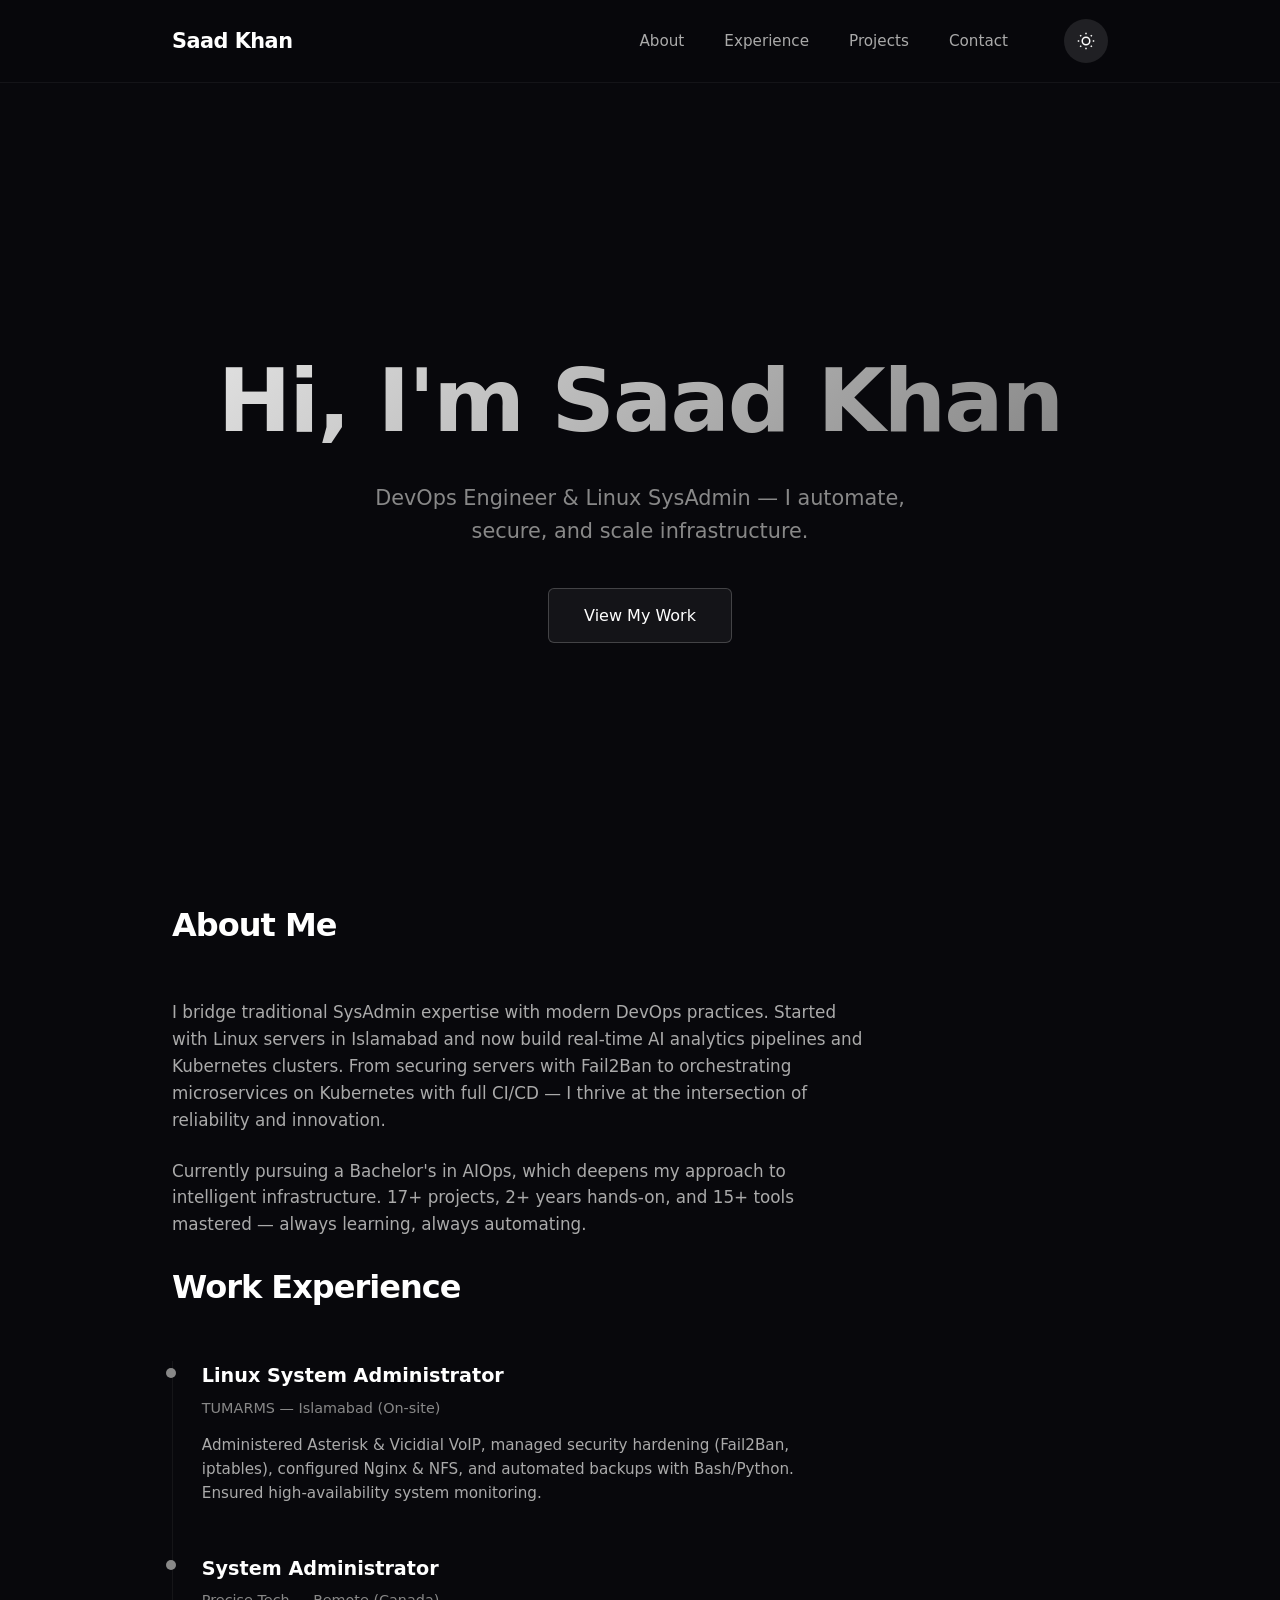
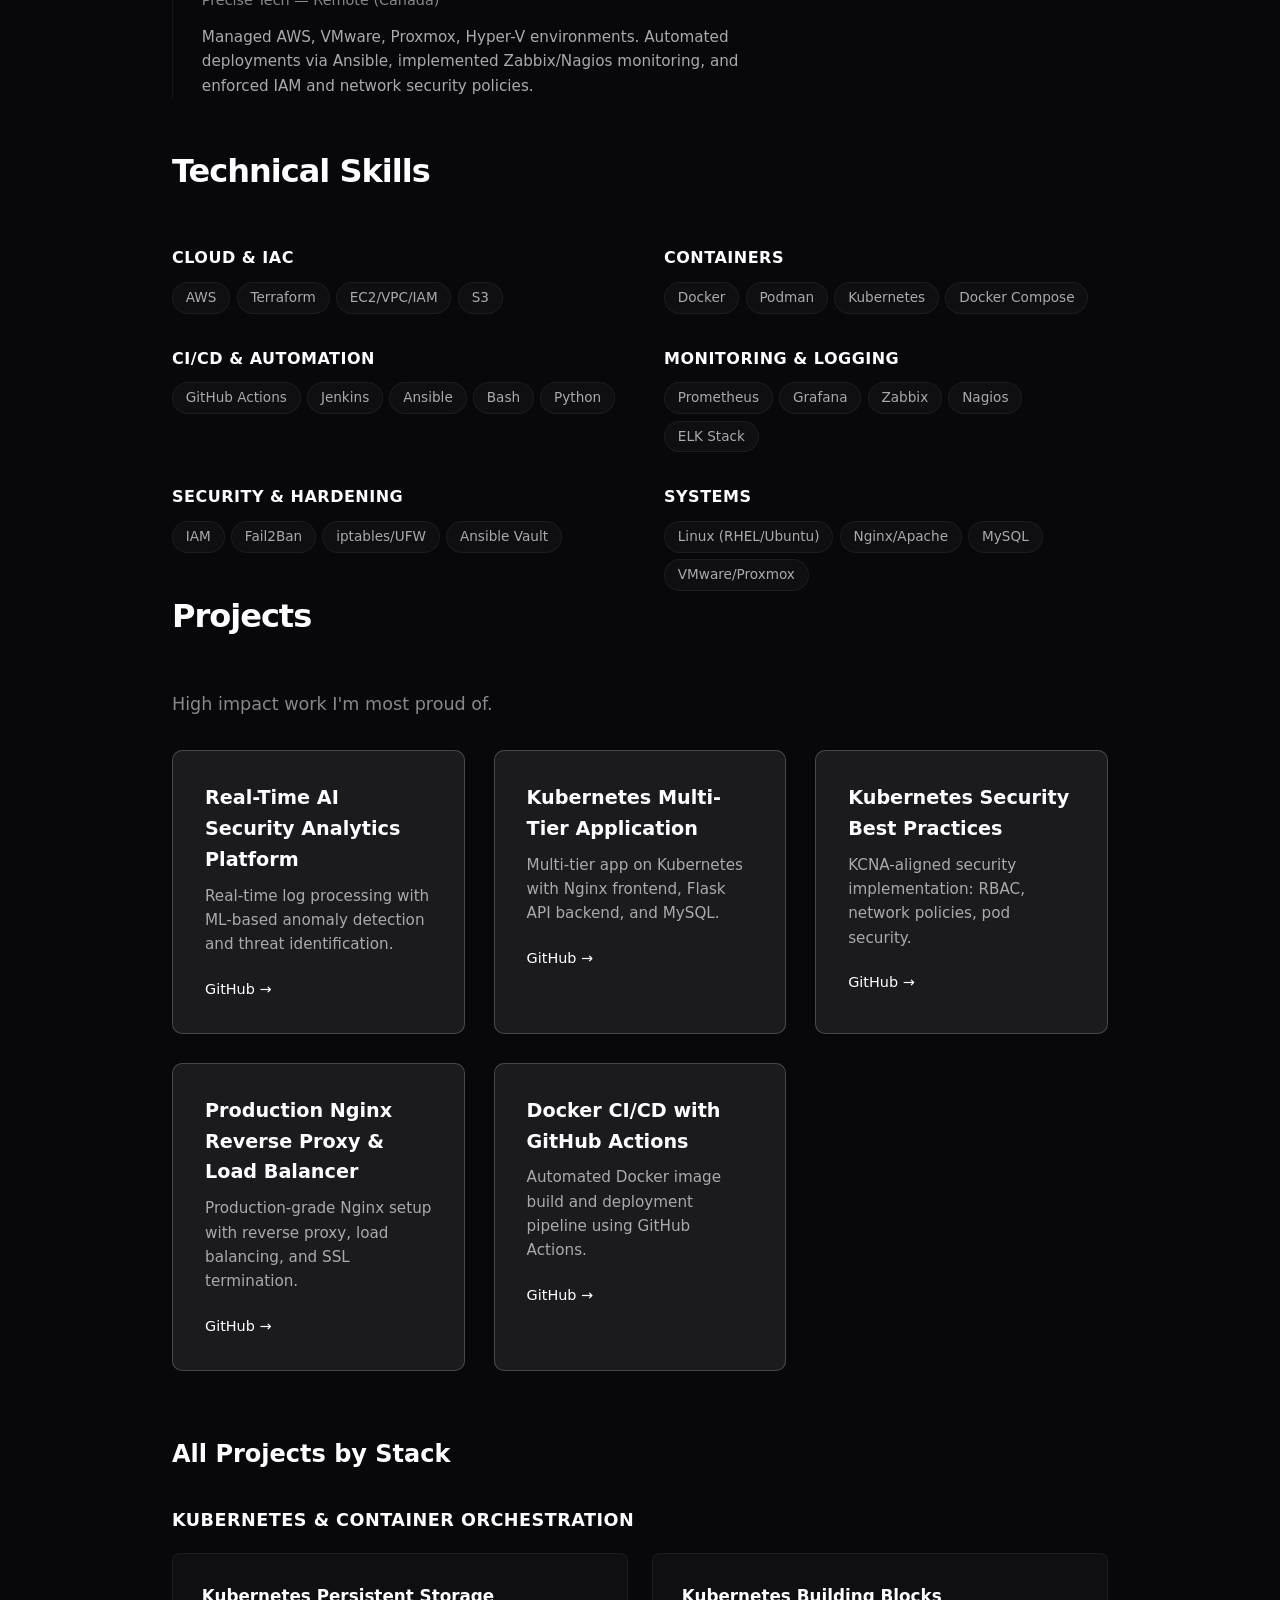
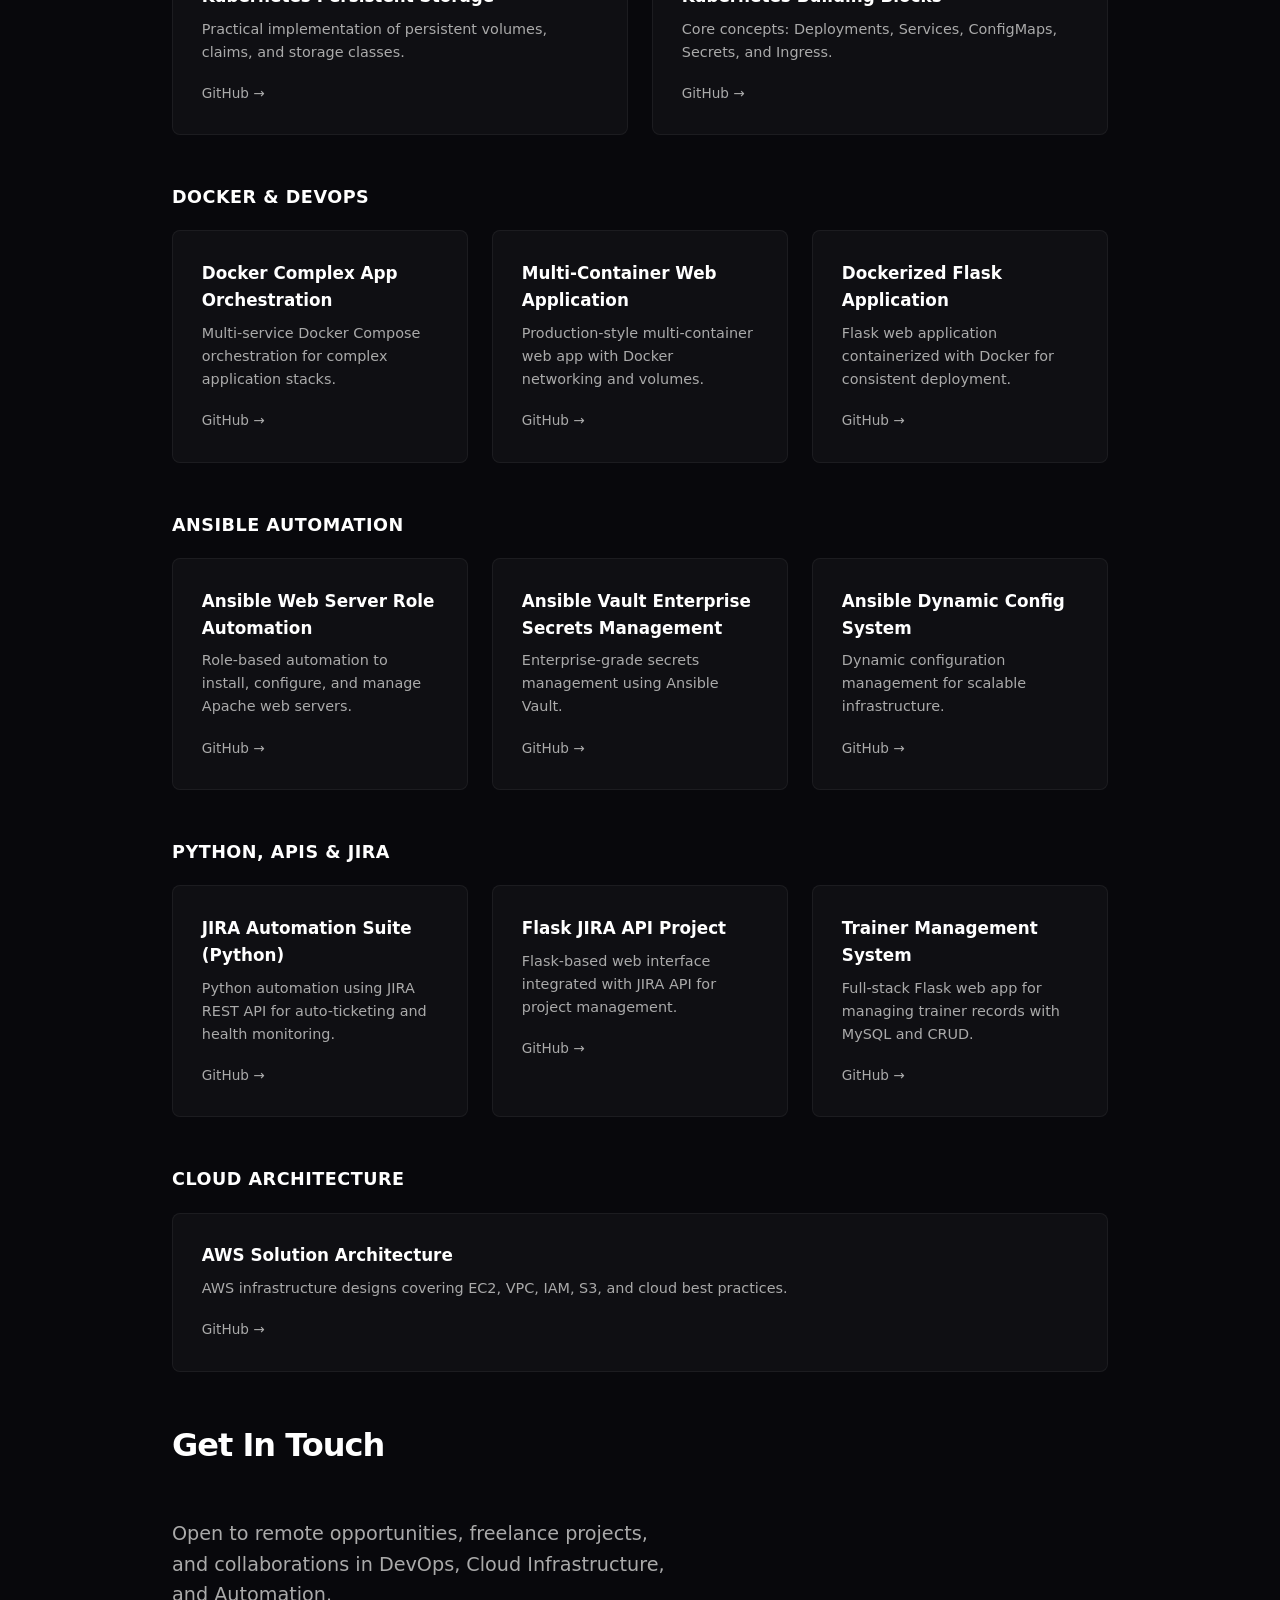
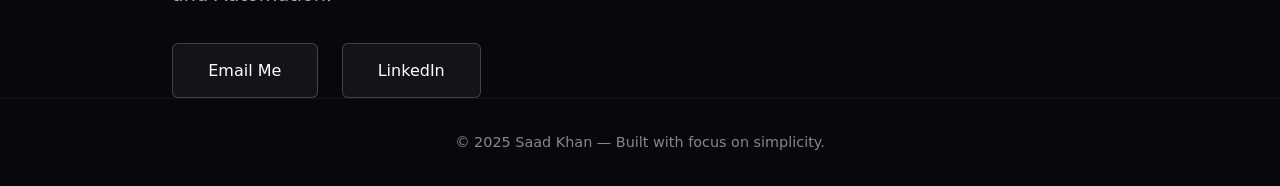
<file: index_old_saad.html>
<!DOCTYPE html>
<html lang="en">
<head>
  <meta charset="UTF-8">
  <meta name="viewport" content="width=device-width, initial-scale=1.0">
  <title>Saad Khan — DevOps Engineer</title>
  <style>
    :root {
      --bg: #08080c;
      --surface: rgba(255,255,255,0.03);
      --border: rgba(255,255,255,0.05);
      --text-primary: #e0e0e0;
      --text-secondary: #aaa;
      --text-muted: #888;
      --heading: #fff;
      --btn-bg: rgba(255,255,255,0.05);
      --btn-hover-bg: rgba(255,255,255,0.12);
      --btn-border: rgba(255,255,255,0.2);
      --card-hover-bg: rgba(255,255,255,0.06);
      --card-hover-border: rgba(255,255,255,0.1);
      --toggle-bg: rgba(255,255,255,0.1);
      --toggle-circle: #fff;
      --featured-glow: rgba(255,255,255,0.08);
    }
    .light-theme {
      --bg: #f7f7f9;
      --surface: rgba(0,0,0,0.02);
      --border: rgba(0,0,0,0.06);
      --text-primary: #1a1a1a;
      --text-secondary: #555;
      --text-muted: #777;
      --heading: #111;
      --btn-bg: rgba(0,0,0,0.03);
      --btn-hover-bg: rgba(0,0,0,0.08);
      --btn-border: rgba(0,0,0,0.15);
      --card-hover-bg: rgba(0,0,0,0.04);
      --card-hover-border: rgba(0,0,0,0.1);
      --toggle-bg: #ddd;
      --toggle-circle: #111;
      --featured-glow: rgba(0,0,0,0.04);
    }

    * { margin: 0; padding: 0; box-sizing: border-box; }
    html { scroll-behavior: smooth; }
    body {
      font-family: 'Inter', system-ui, -apple-system, sans-serif;
      background: var(--bg);
      color: var(--text-primary);
      line-height: 1.6;
      transition: background 0.3s, color 0.3s;
      -webkit-font-smoothing: antialiased;
    }
    a { text-decoration: none; color: inherit; }
    .container { max-width: 1000px; margin: 0 auto; padding: 0 2rem; }

    /* Nav */
    nav {
      position: fixed; top: 0; left: 0; width: 100%; z-index: 100;
      background: rgba(8,8,12,0.8); backdrop-filter: blur(12px);
      border-bottom: 1px solid var(--border);
    }
    .light-theme nav { background: rgba(247,247,249,0.8); }
    .nav-container {
      display: flex; justify-content: space-between; align-items: center;
      padding: 1.2rem 2rem; max-width: 1000px; margin: 0 auto;
    }
    .logo { font-weight: 700; font-size: 1.3rem; color: var(--heading); letter-spacing: -0.5px; }
    .nav-links { display: flex; gap: 2.5rem; list-style: none; align-items: center; }
    .nav-links a { font-size: 0.95rem; color: var(--text-secondary); transition: color 0.2s; }
    .nav-links a:hover { color: var(--heading); }

    .theme-toggle {
      display: flex; align-items: center; justify-content: center;
      width: 44px; height: 44px; border-radius: 50%;
      background: var(--toggle-bg); border: none; cursor: pointer;
      transition: all 0.3s; margin-left: 1rem; position: relative;
    }
    .theme-toggle svg {
      width: 18px; height: 18px; fill: none; stroke: var(--toggle-circle);
      transition: opacity 0.2s;
    }
    .sun-icon, .moon-icon { position: absolute; }
    .light-theme .sun-icon { opacity: 0; }
    .light-theme .moon-icon { opacity: 1; }
    .moon-icon { opacity: 0; }
    .sun-icon { opacity: 1; }

    .hamburger { display: none; flex-direction: column; gap: 5px; cursor: pointer; }
    .hamburger span { width: 22px; height: 2px; background: var(--heading); border-radius: 2px; }

    /* Hero */
    .hero {
      min-height: 100vh; display: flex; flex-direction: column;
      justify-content: center; align-items: center; text-align: center;
      padding: 8rem 1rem 2rem;
    }
    .hero h1 {
      font-size: clamp(3.2rem, 10vw, 5.5rem); font-weight: 700;
      letter-spacing: -2px; line-height: 1.1; margin-bottom: 0.5rem;
      background: linear-gradient(135deg, var(--text-primary) 0%, var(--text-muted) 100%);
      -webkit-background-clip: text; -webkit-text-fill-color: transparent;
    }
    .hero p { font-size: 1.3rem; color: var(--text-muted); margin: 1.5rem 0 2.5rem; max-width: 600px; }
    .btn {
      display: inline-block; padding: 0.85rem 2.2rem;
      border: 1px solid var(--btn-border); border-radius: 6px;
      font-size: 1rem; font-weight: 500; color: var(--heading); transition: all 0.2s;
      background: var(--btn-bg);
    }
    .btn:hover { background: var(--btn-hover-bg); border-color: var(--btn-border); }

    /* Sections */
    section { padding: 5rem 0; }
    .section-title {
      font-size: 2rem; font-weight: 700; letter-spacing: -1px;
      margin-bottom: 3rem; color: var(--heading);
    }
    .section-subtitle { color: var(--text-muted); font-size: 1.1rem; margin-bottom: 2rem; }

    /* About */
    .about-content { max-width: 700px; }
    .about-content p { color: var(--text-secondary); font-size: 1.05rem; margin-bottom: 1.5rem; }

    /* Skills – New Design */
    .skills-list {
      display: grid; grid-template-columns: 1fr 1fr; gap: 2rem 3rem;
    }
    .skill-group h3 {
      font-size: 1rem; font-weight: 600; color: var(--heading); margin-bottom: 0.7rem;
      text-transform: uppercase; letter-spacing: 0.5px;
    }
    .skill-tags { display: flex; flex-wrap: wrap; gap: 0.4rem; }
    .skill-tags span {
      font-size: 0.85rem; color: var(--text-secondary); background: var(--surface);
      padding: 0.25rem 0.8rem; border-radius: 20px; border: 1px solid var(--border);
      transition: all 0.2s;
    }
    .skill-tags span:hover { background: var(--card-hover-bg); }

    /* Experience */
    .timeline { position: relative; padding-left: 1.8rem; border-left: 1px solid var(--border); }
    .timeline-item { margin-bottom: 3rem; position: relative; }
    .timeline-item::before {
      content: ''; position: absolute; left: -2.25rem; top: 0.4rem;
      width: 10px; height: 10px; background: var(--text-muted); border-radius: 50%;
    }
    .timeline-item h3 { font-size: 1.2rem; color: var(--heading); }
    .timeline-item .meta { font-size: 0.9rem; color: var(--text-muted); margin: 0.3rem 0 0.8rem; }
    .timeline-item p { color: var(--text-secondary); font-size: 0.95rem; max-width: 600px; }

    /* Featured Projects */
    .featured-grid {
      display: grid; grid-template-columns: repeat(auto-fit, minmax(280px, 1fr));
      gap: 1.8rem; margin-bottom: 4rem;
    }
    .featured-card {
      background: var(--featured-glow); border: 1px solid var(--btn-border);
      border-radius: 10px; padding: 2rem; transition: all 0.3s;
      position: relative;
    }
    .featured-card:hover {
      background: var(--card-hover-bg); border-color: var(--card-hover-border);
      transform: translateY(-3px);
    }
    .featured-card h4 { font-size: 1.2rem; color: var(--heading); margin-bottom: 0.5rem; font-weight: 600; }
    .featured-card p { font-size: 0.95rem; color: var(--text-secondary); margin-bottom: 1.2rem; }
    .featured-link { font-size: 0.9rem; color: var(--heading); border-bottom: 1px solid transparent; transition: border-color 0.2s; }
    .featured-link:hover { border-color: var(--heading); }

    /* Category Section */
    .project-category { margin-bottom: 3rem; }
    .project-category h3 {
      font-size: 1.1rem; font-weight: 600; color: var(--heading);
      margin-bottom: 1.2rem; text-transform: uppercase; letter-spacing: 0.5px;
    }
    .category-grid {
      display: grid; grid-template-columns: repeat(auto-fit, minmax(280px, 1fr));
      gap: 1.5rem;
    }
    .project-card {
      background: var(--surface); border: 1px solid var(--border);
      border-radius: 8px; padding: 1.8rem; transition: all 0.25s;
    }
    .project-card:hover { background: var(--card-hover-bg); border-color: var(--card-hover-border); }
    .project-card h4 { font-size: 1.05rem; color: var(--heading); margin-bottom: 0.5rem; font-weight: 600; }
    .project-card p { font-size: 0.9rem; color: var(--text-secondary); margin-bottom: 1rem; }
    .project-link { font-size: 0.85rem; color: var(--text-secondary); border-bottom: 1px solid transparent; transition: border-color 0.2s; }
    .project-link:hover { border-color: var(--text-secondary); }

    /* Contact */
    .contact-text { font-size: 1.2rem; color: var(--text-secondary); max-width: 500px; margin-bottom: 2rem; }
    .contact-links { display: flex; gap: 1.5rem; flex-wrap: wrap; }

    /* Footer */
    footer { padding: 2rem 0; border-top: 1px solid var(--border); text-align: center; color: var(--text-muted); font-size: 0.9rem; }

    /* Responsive */
    @media (max-width: 768px) {
      .nav-links { display: none; position: absolute; top: 100%; left: 0; width: 100%; background: var(--bg); flex-direction: column; padding: 1.5rem; gap: 1.2rem; border-bottom: 1px solid var(--border); }
      .nav-links.active { display: flex; }
      .hamburger { display: flex; }
      .skills-list { grid-template-columns: 1fr; }
      .section-title { font-size: 1.8rem; }
      .theme-toggle { margin-left: 0; }
    }
  </style>
</head>
<body>
  <nav>
    <div class="nav-container">
      <a href="#" class="logo">Saad Khan</a>
      <ul class="nav-links" id="navLinks">
        <li><a href="#about">About</a></li>
        <li><a href="#experience">Experience</a></li>
        <li><a href="#projects">Projects</a></li>
        <li><a href="#contact">Contact</a></li>
        <li>
          <button class="theme-toggle" id="themeToggle" aria-label="Toggle theme">
            <svg class="sun-icon" viewBox="0 0 24 24" stroke="currentColor" stroke-width="2" fill="none"><circle cx="12" cy="12" r="5"/><line x1="12" y1="1" x2="12" y2="3"/><line x1="12" y1="21" x2="12" y2="23"/><line x1="4.22" y1="4.22" x2="5.64" y2="5.64"/><line x1="18.36" y1="18.36" x2="19.78" y2="19.78"/><line x1="1" y1="12" x2="3" y2="12"/><line x1="21" y1="12" x2="23" y2="12"/><line x1="4.22" y1="19.78" x2="5.64" y2="18.36"/><line x1="18.36" y1="5.64" x2="19.78" y2="4.22"/></svg>
            <svg class="moon-icon" viewBox="0 0 24 24" stroke="currentColor" stroke-width="2" fill="none"><path d="M21 12.79A9 9 0 1 1 11.21 3 7 7 0 0 0 21 12.79z"/></svg>
          </button>
        </li>
      </ul>
      <div class="hamburger" id="hamburger">
        <span></span><span></span><span></span>
      </div>
    </div>
  </nav>

  <main>
    <!-- Hero -->
    <section class="hero">
      <h1>Hi, I'm Saad Khan</h1>
      <p>DevOps Engineer & Linux SysAdmin — I automate, secure, and scale infrastructure.</p>
      <a href="#projects" class="btn">View My Work</a>
    </section>

    <!-- About -->
    <section id="about" class="container">
      <h2 class="section-title">About Me</h2>
      <div class="about-content">
        <p>I bridge traditional SysAdmin expertise with modern DevOps practices. Started with Linux servers in Islamabad and now build real-time AI analytics pipelines and Kubernetes clusters. From securing servers with Fail2Ban to orchestrating microservices on Kubernetes with full CI/CD — I thrive at the intersection of reliability and innovation.</p>
        <p>Currently pursuing a Bachelor's in AIOps, which deepens my approach to intelligent infrastructure. 17+ projects, 2+ years hands-on, and 15+ tools mastered — always learning, always automating.</p>
      </div>
    </section>

    <!-- Experience -->
    <section id="experience" class="container">
      <h2 class="section-title">Work Experience</h2>
      <div class="timeline">
        <div class="timeline-item">
          <h3>Linux System Administrator</h3>
          <div class="meta">TUMARMS — Islamabad (On-site)</div>
          <p>Administered Asterisk & Vicidial VoIP, managed security hardening (Fail2Ban, iptables), configured Nginx & NFS, and automated backups with Bash/Python. Ensured high-availability system monitoring.</p>
        </div>
        <div class="timeline-item">
          <h3>System Administrator</h3>
          <div class="meta">Precise Tech — Remote (Canada)</div>
          <p>Managed AWS, VMware, Proxmox, Hyper-V environments. Automated deployments via Ansible, implemented Zabbix/Nagios monitoring, and enforced IAM and network security policies.</p>
        </div>
      </div>
    </section>

    <!-- Technical Skills – Redesigned -->
    <section class="container">
      <h2 class="section-title">Technical Skills</h2>
      <div class="skills-list">
        <div class="skill-group">
          <h3>Cloud & IaC</h3>
          <div class="skill-tags">
            <span>AWS</span><span>Terraform</span><span>EC2/VPC/IAM</span><span>S3</span>
          </div>
        </div>
        <div class="skill-group">
          <h3>Containers</h3>
          <div class="skill-tags">
            <span>Docker</span><span>Podman</span><span>Kubernetes</span><span>Docker Compose</span>
          </div>
        </div>
        <div class="skill-group">
          <h3>CI/CD & Automation</h3>
          <div class="skill-tags">
            <span>GitHub Actions</span><span>Jenkins</span><span>Ansible</span><span>Bash</span><span>Python</span>
          </div>
        </div>
        <div class="skill-group">
          <h3>Monitoring & Logging</h3>
          <div class="skill-tags">
            <span>Prometheus</span><span>Grafana</span><span>Zabbix</span><span>Nagios</span><span>ELK Stack</span>
          </div>
        </div>
        <div class="skill-group">
          <h3>Security & Hardening</h3>
          <div class="skill-tags">
            <span>IAM</span><span>Fail2Ban</span><span>iptables/UFW</span><span>Ansible Vault</span>
          </div>
        </div>
        <div class="skill-group">
          <h3>Systems</h3>
          <div class="skill-tags">
            <span>Linux (RHEL/Ubuntu)</span><span>Nginx/Apache</span><span>MySQL</span><span>VMware/Proxmox</span>
          </div>
        </div>
      </div>
    </section>

    <!-- Projects -->
    <section id="projects" class="container">
      <h2 class="section-title">Projects</h2>
      
      <!-- Featured (High) Projects -->
      <p class="section-subtitle">High impact work I'm most proud of.</p>
      <div class="featured-grid">
        <div class="featured-card">
          <h4>Real-Time AI Security Analytics Platform</h4>
          <p>Real-time log processing with ML-based anomaly detection and threat identification.</p>
          <a href="https://github.com/saadcnx/real-time-ai-security" target="_blank" class="featured-link">GitHub →</a>
        </div>
        <div class="featured-card">
          <h4>Kubernetes Multi-Tier Application</h4>
          <p>Multi-tier app on Kubernetes with Nginx frontend, Flask API backend, and MySQL.</p>
          <a href="https://github.com/saadcnx/k8s-multi-tier" target="_blank" class="featured-link">GitHub →</a>
        </div>
        <div class="featured-card">
          <h4>Kubernetes Security Best Practices</h4>
          <p>KCNA-aligned security implementation: RBAC, network policies, pod security.</p>
          <a href="https://github.com/saadcnx/k8s-security" target="_blank" class="featured-link">GitHub →</a>
        </div>
        <div class="featured-card">
          <h4>Production Nginx Reverse Proxy & Load Balancer</h4>
          <p>Production-grade Nginx setup with reverse proxy, load balancing, and SSL termination.</p>
          <a href="https://github.com/saadcnx/nginx-reverse-proxy" target="_blank" class="featured-link">GitHub →</a>
        </div>
        <div class="featured-card">
          <h4>Docker CI/CD with GitHub Actions</h4>
          <p>Automated Docker image build and deployment pipeline using GitHub Actions.</p>
          <a href="https://github.com/saadcnx/docker-cicd" target="_blank" class="featured-link">GitHub →</a>
        </div>
      </div>

      <!-- All Projects by Category -->
      <h3 style="font-size: 1.5rem; font-weight: 700; color: var(--heading); margin-top: 2rem; margin-bottom: 2rem;">All Projects by Stack</h3>
      
      <!-- Kubernetes & Containers -->
      <div class="project-category">
        <h3>Kubernetes & Container Orchestration</h3>
        <div class="category-grid">
          <div class="project-card">
            <h4>Kubernetes Persistent Storage</h4>
            <p>Practical implementation of persistent volumes, claims, and storage classes.</p>
            <a href="https://github.com/saadcnx/k8s-persistent-storage" target="_blank" class="project-link">GitHub →</a>
          </div>
          <div class="project-card">
            <h4>Kubernetes Building Blocks</h4>
            <p>Core concepts: Deployments, Services, ConfigMaps, Secrets, and Ingress.</p>
            <a href="https://github.com/saadcnx/k8s-building-blocks" target="_blank" class="project-link">GitHub →</a>
          </div>
        </div>
      </div>

      <!-- Docker & DevOps -->
      <div class="project-category">
        <h3>Docker & DevOps</h3>
        <div class="category-grid">
          <div class="project-card">
            <h4>Docker Complex App Orchestration</h4>
            <p>Multi-service Docker Compose orchestration for complex application stacks.</p>
            <a href="https://github.com/saadcnx/docker-complex-app" target="_blank" class="project-link">GitHub →</a>
          </div>
          <div class="project-card">
            <h4>Multi-Container Web Application</h4>
            <p>Production-style multi-container web app with Docker networking and volumes.</p>
            <a href="https://github.com/saadcnx/multi-container-webapp" target="_blank" class="project-link">GitHub →</a>
          </div>
          <div class="project-card">
            <h4>Dockerized Flask Application</h4>
            <p>Flask web application containerized with Docker for consistent deployment.</p>
            <a href="https://github.com/saadcnx/dockerized-flask" target="_blank" class="project-link">GitHub →</a>
          </div>
        </div>
      </div>

      <!-- Ansible Automation -->
      <div class="project-category">
        <h3>Ansible Automation</h3>
        <div class="category-grid">
          <div class="project-card">
            <h4>Ansible Web Server Role Automation</h4>
            <p>Role-based automation to install, configure, and manage Apache web servers.</p>
            <a href="https://github.com/saadcnx/ansible-web-server" target="_blank" class="project-link">GitHub →</a>
          </div>
          <div class="project-card">
            <h4>Ansible Vault Enterprise Secrets Management</h4>
            <p>Enterprise-grade secrets management using Ansible Vault.</p>
            <a href="https://github.com/saadcnx/ansible-vault" target="_blank" class="project-link">GitHub →</a>
          </div>
          <div class="project-card">
            <h4>Ansible Dynamic Config System</h4>
            <p>Dynamic configuration management for scalable infrastructure.</p>
            <a href="https://github.com/saadcnx/ansible-dynamic-config" target="_blank" class="project-link">GitHub →</a>
          </div>
        </div>
      </div>

      <!-- Python, APIs & JIRA -->
      <div class="project-category">
        <h3>Python, APIs & JIRA</h3>
        <div class="category-grid">
          <div class="project-card">
            <h4>JIRA Automation Suite (Python)</h4>
            <p>Python automation using JIRA REST API for auto-ticketing and health monitoring.</p>
            <a href="https://github.com/saadcnx/jira-automation" target="_blank" class="project-link">GitHub →</a>
          </div>
          <div class="project-card">
            <h4>Flask JIRA API Project</h4>
            <p>Flask-based web interface integrated with JIRA API for project management.</p>
            <a href="https://github.com/saadcnx/flask-jira-api" target="_blank" class="project-link">GitHub →</a>
          </div>
          <div class="project-card">
            <h4>Trainer Management System</h4>
            <p>Full-stack Flask web app for managing trainer records with MySQL and CRUD.</p>
            <a href="https://github.com/saadcnx/trainer-management" target="_blank" class="project-link">GitHub →</a>
          </div>
        </div>
      </div>

      <!-- Cloud Architecture -->
      <div class="project-category">
        <h3>Cloud Architecture</h3>
        <div class="category-grid">
          <div class="project-card">
            <h4>AWS Solution Architecture</h4>
            <p>AWS infrastructure designs covering EC2, VPC, IAM, S3, and cloud best practices.</p>
            <a href="https://github.com/saadcnx/aws-solution-architecture" target="_blank" class="project-link">GitHub →</a>
          </div>
        </div>
      </div>
    </section>

    <!-- Contact -->
    <section id="contact" class="container">
      <h2 class="section-title">Get In Touch</h2>
      <p class="contact-text">Open to remote opportunities, freelance projects, and collaborations in DevOps, Cloud Infrastructure, and Automation.</p>
      <div class="contact-links">
        <a href="mailto:your.email@example.com" class="btn">Email Me</a>
        <a href="https://linkedin.com/in/yourprofile" target="_blank" class="btn">LinkedIn</a>
      </div>
    </section>
  </main>

  <footer>
    <p>© 2025 Saad Khan — Built with focus on simplicity.</p>
  </footer>

  <script>
    const hamburger = document.getElementById('hamburger');
    const navLinks = document.getElementById('navLinks');
    hamburger.addEventListener('click', () => navLinks.classList.toggle('active'));
    navLinks.querySelectorAll('a').forEach(link => {
      link.addEventListener('click', () => navLinks.classList.remove('active'));
    });

    const themeToggle = document.getElementById('themeToggle');
    themeToggle.addEventListener('click', () => document.body.classList.toggle('light-theme'));
  </script>
</body>
</html>
</file>
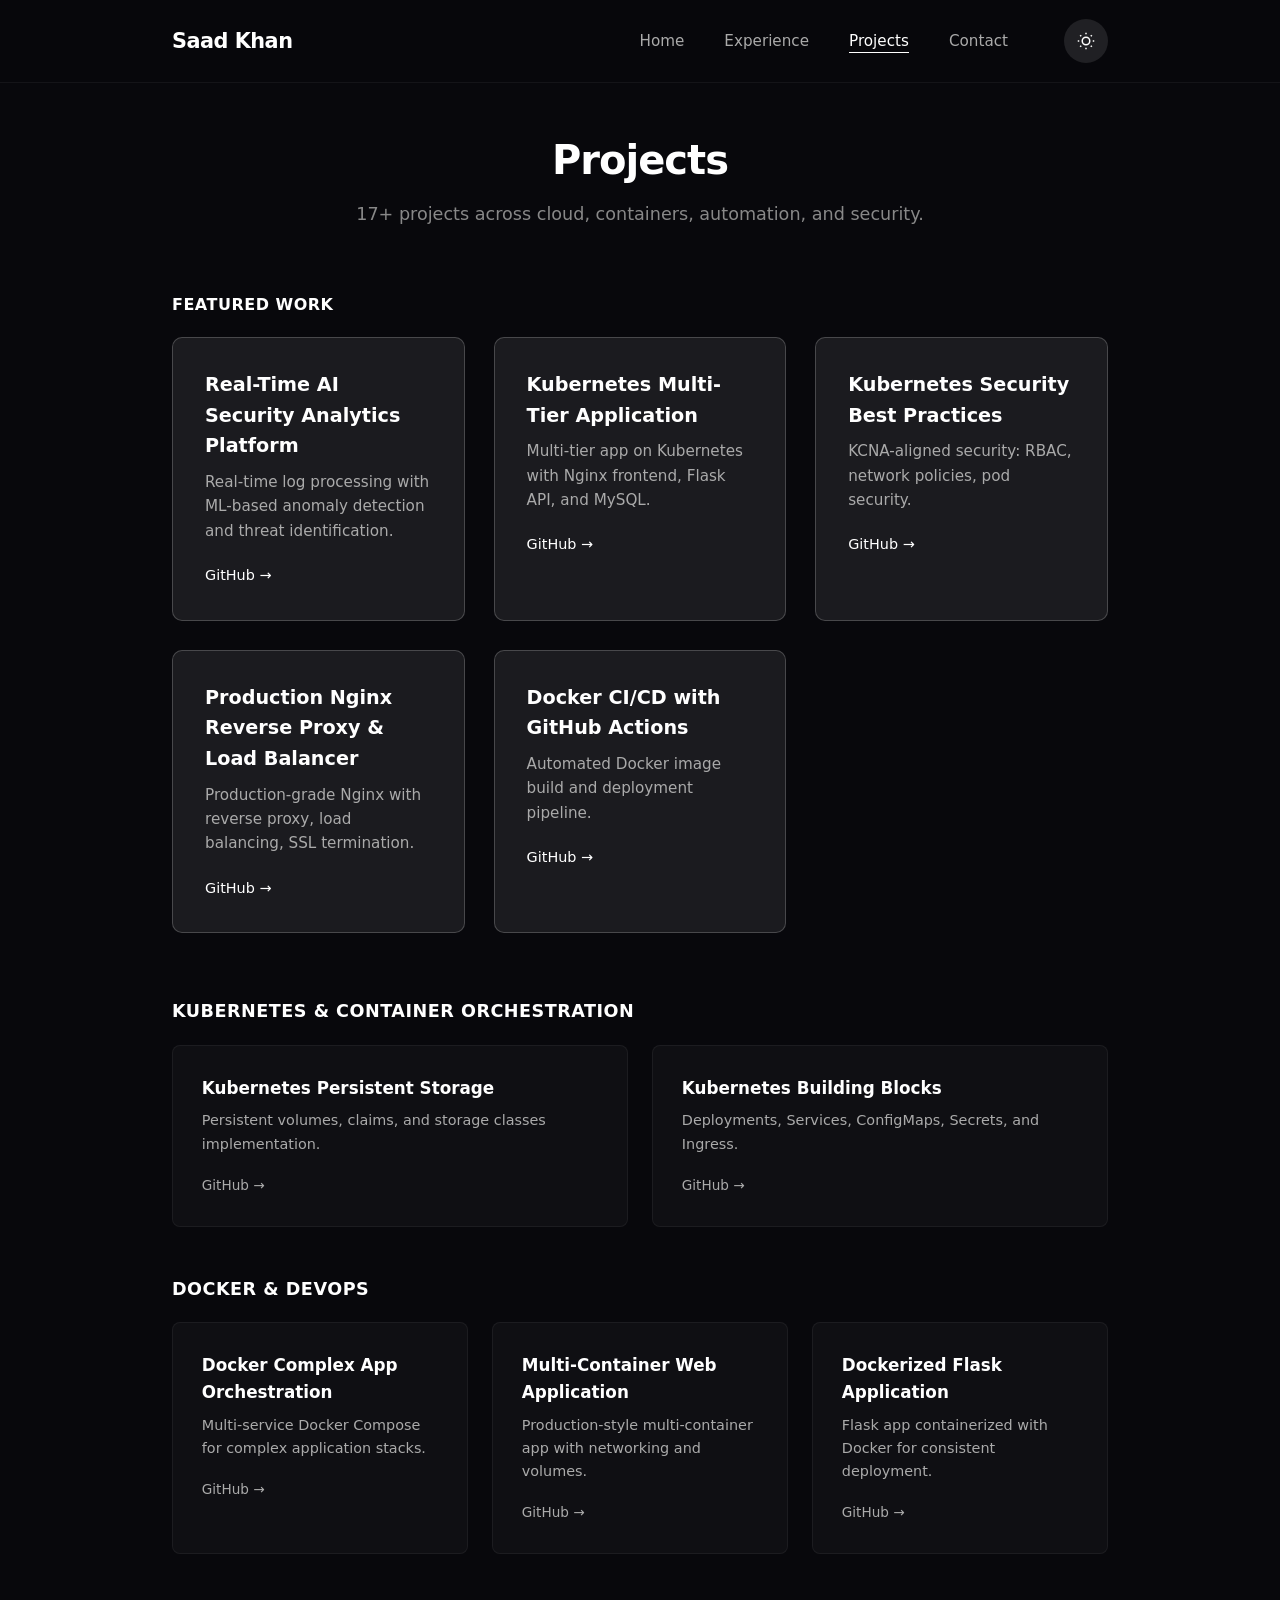
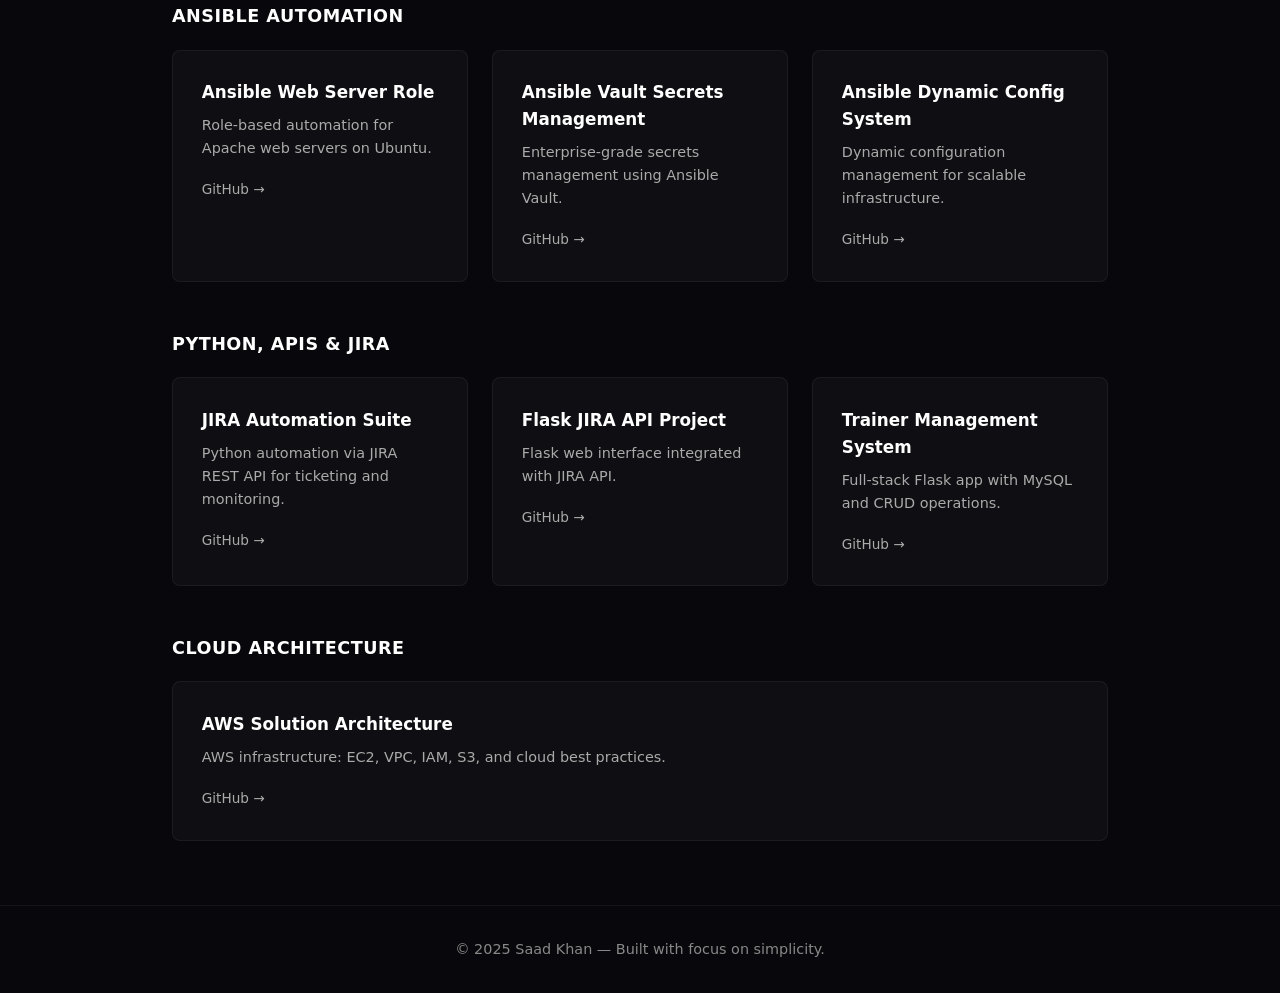
<file: projects.html>
<!DOCTYPE html>
<html lang="en">
<head>
  <meta charset="UTF-8">
  <meta name="viewport" content="width=device-width, initial-scale=1.0">
  <title>Projects — Saad Khan</title>
  <style>
    :root {
      --bg: #08080c;
      --surface: rgba(255,255,255,0.03);
      --border: rgba(255,255,255,0.05);
      --text-primary: #e0e0e0;
      --text-secondary: #aaa;
      --text-muted: #888;
      --heading: #fff;
      --btn-bg: rgba(255,255,255,0.05);
      --btn-hover-bg: rgba(255,255,255,0.12);
      --btn-border: rgba(255,255,255,0.2);
      --card-hover-bg: rgba(255,255,255,0.06);
      --card-hover-border: rgba(255,255,255,0.1);
      --toggle-bg: rgba(255,255,255,0.1);
      --toggle-circle: #fff;
      --featured-glow: rgba(255,255,255,0.08);
    }
    .light-theme {
      --bg: #f7f7f9;
      --surface: rgba(0,0,0,0.02);
      --border: rgba(0,0,0,0.06);
      --text-primary: #1a1a1a;
      --text-secondary: #555;
      --text-muted: #777;
      --heading: #111;
      --btn-bg: rgba(0,0,0,0.03);
      --btn-hover-bg: rgba(0,0,0,0.08);
      --btn-border: rgba(0,0,0,0.15);
      --card-hover-bg: rgba(0,0,0,0.04);
      --card-hover-border: rgba(0,0,0,0.1);
      --toggle-bg: #ddd;
      --toggle-circle: #111;
      --featured-glow: rgba(0,0,0,0.04);
    }

    * { margin: 0; padding: 0; box-sizing: border-box; }
    html { scroll-behavior: smooth; }
    body {
      font-family: 'Inter', system-ui, -apple-system, sans-serif;
      background: var(--bg);
      color: var(--text-primary);
      line-height: 1.6;
      transition: background 0.3s, color 0.3s;
      -webkit-font-smoothing: antialiased;
    }
    a { text-decoration: none; color: inherit; }
    .container { max-width: 1000px; margin: 0 auto; padding: 0 2rem; }

    nav {
      position: fixed; top: 0; left: 0; width: 100%; z-index: 100;
      background: rgba(8,8,12,0.8); backdrop-filter: blur(12px);
      border-bottom: 1px solid var(--border);
    }
    .light-theme nav { background: rgba(247,247,249,0.8); }
    .nav-container {
      display: flex; justify-content: space-between; align-items: center;
      padding: 1.2rem 2rem; max-width: 1000px; margin: 0 auto;
    }
    .logo { font-weight: 700; font-size: 1.3rem; color: var(--heading); letter-spacing: -0.5px; }
    .nav-links { display: flex; gap: 2.5rem; list-style: none; align-items: center; }
    .nav-links a { font-size: 0.95rem; color: var(--text-secondary); transition: color 0.2s; }
    .nav-links a:hover, .nav-links a.active { color: var(--heading); }
    .nav-links a.active { border-bottom: 1px solid var(--heading); padding-bottom: 2px; }

    .theme-toggle {
      display: flex; align-items: center; justify-content: center;
      width: 44px; height: 44px; border-radius: 50%;
      background: var(--toggle-bg); border: none; cursor: pointer;
      transition: all 0.3s; margin-left: 1rem; position: relative;
    }
    .theme-toggle svg {
      width: 18px; height: 18px; fill: none; stroke: var(--toggle-circle);
      transition: opacity 0.2s;
    }
    .sun-icon, .moon-icon { position: absolute; }
    .light-theme .sun-icon { opacity: 0; }
    .light-theme .moon-icon { opacity: 1; }
    .moon-icon { opacity: 0; }
    .sun-icon { opacity: 1; }

    .hamburger { display: none; flex-direction: column; gap: 5px; cursor: pointer; }
    .hamburger span { width: 22px; height: 2px; background: var(--heading); border-radius: 2px; }

    .page-header {
      padding: 8rem 0 3rem; text-align: center;
    }
    .page-header h1 {
      font-size: 2.5rem; font-weight: 700; letter-spacing: -1px; color: var(--heading);
    }
    .page-header p { color: var(--text-muted); font-size: 1.1rem; margin-top: 0.5rem; }

    /* Featured */
    .featured-label {
      font-size: 1rem; font-weight: 600; color: var(--heading); text-transform: uppercase;
      letter-spacing: 0.5px; margin-bottom: 1.2rem; margin-top: 1rem;
    }
    .featured-grid {
      display: grid; grid-template-columns: repeat(auto-fit, minmax(280px, 1fr));
      gap: 1.8rem; margin-bottom: 4rem;
    }
    .featured-card {
      background: var(--featured-glow); border: 1px solid var(--btn-border);
      border-radius: 10px; padding: 2rem; transition: all 0.3s;
    }
    .featured-card:hover {
      background: var(--card-hover-bg); border-color: var(--card-hover-border);
      transform: translateY(-3px);
    }
    .featured-card h4 { font-size: 1.2rem; color: var(--heading); margin-bottom: 0.5rem; font-weight: 600; }
    .featured-card p { font-size: 0.95rem; color: var(--text-secondary); margin-bottom: 1.2rem; }
    .featured-link { font-size: 0.9rem; color: var(--heading); border-bottom: 1px solid transparent; transition: border-color 0.2s; }
    .featured-link:hover { border-color: var(--heading); }

    /* Categories */
    .project-category { margin-bottom: 3rem; }
    .project-category h3 {
      font-size: 1.1rem; font-weight: 600; color: var(--heading);
      margin-bottom: 1.2rem; text-transform: uppercase; letter-spacing: 0.5px;
    }
    .category-grid {
      display: grid; grid-template-columns: repeat(auto-fit, minmax(280px, 1fr));
      gap: 1.5rem;
    }
    .project-card {
      background: var(--surface); border: 1px solid var(--border);
      border-radius: 8px; padding: 1.8rem; transition: all 0.25s;
    }
    .project-card:hover { background: var(--card-hover-bg); border-color: var(--card-hover-border); }
    .project-card h4 { font-size: 1.05rem; color: var(--heading); margin-bottom: 0.5rem; font-weight: 600; }
    .project-card p { font-size: 0.9rem; color: var(--text-secondary); margin-bottom: 1rem; }
    .project-link { font-size: 0.85rem; color: var(--text-secondary); border-bottom: 1px solid transparent; transition: border-color 0.2s; }
    .project-link:hover { border-color: var(--text-secondary); }

    footer { padding: 2rem 0; border-top: 1px solid var(--border); text-align: center; color: var(--text-muted); font-size: 0.9rem; margin-top: 4rem; }

    @media (max-width: 768px) {
      .nav-links { display: none; position: absolute; top: 100%; left: 0; width: 100%; background: var(--bg); flex-direction: column; padding: 1.5rem; gap: 1.2rem; border-bottom: 1px solid var(--border); }
      .nav-links.active { display: flex; }
      .hamburger { display: flex; }
      .theme-toggle { margin-left: 0; }
    }
  </style>
</head>
<body>
  <nav>
    <div class="nav-container">
      <a href="index.html" class="logo">Saad Khan</a>
      <ul class="nav-links" id="navLinks">
        <li><a href="index.html">Home</a></li>
        <li><a href="experience.html">Experience</a></li>
        <li><a href="projects.html" class="active">Projects</a></li>
        <li><a href="contact.html">Contact</a></li>
        <li>
          <button class="theme-toggle" id="themeToggle" aria-label="Toggle theme">
            <svg class="sun-icon" viewBox="0 0 24 24" stroke="currentColor" stroke-width="2" fill="none"><circle cx="12" cy="12" r="5"/><line x1="12" y1="1" x2="12" y2="3"/><line x1="12" y1="21" x2="12" y2="23"/><line x1="4.22" y1="4.22" x2="5.64" y2="5.64"/><line x1="18.36" y1="18.36" x2="19.78" y2="19.78"/><line x1="1" y1="12" x2="3" y2="12"/><line x1="21" y1="12" x2="23" y2="12"/><line x1="4.22" y1="19.78" x2="5.64" y2="18.36"/><line x1="18.36" y1="5.64" x2="19.78" y2="4.22"/></svg>
            <svg class="moon-icon" viewBox="0 0 24 24" stroke="currentColor" stroke-width="2" fill="none"><path d="M21 12.79A9 9 0 1 1 11.21 3 7 7 0 0 0 21 12.79z"/></svg>
          </button>
        </li>
      </ul>
      <div class="hamburger" id="hamburger">
        <span></span><span></span><span></span>
      </div>
    </div>
  </nav>

  <main>
    <div class="page-header">
      <h1>Projects</h1>
      <p>17+ projects across cloud, containers, automation, and security.</p>
    </div>

    <section class="container">
      <!-- Featured -->
      <div class="featured-label">Featured Work</div>
      <div class="featured-grid">
        <div class="featured-card">
          <h4>Real-Time AI Security Analytics Platform</h4>
          <p>Real-time log processing with ML-based anomaly detection and threat identification.</p>
          <a href="https://github.com/saadcnx/real-time-ai-security" target="_blank" class="featured-link">GitHub →</a>
        </div>
        <div class="featured-card">
          <h4>Kubernetes Multi-Tier Application</h4>
          <p>Multi-tier app on Kubernetes with Nginx frontend, Flask API, and MySQL.</p>
          <a href="https://github.com/saadcnx/k8s-multi-tier" target="_blank" class="featured-link">GitHub →</a>
        </div>
        <div class="featured-card">
          <h4>Kubernetes Security Best Practices</h4>
          <p>KCNA-aligned security: RBAC, network policies, pod security.</p>
          <a href="https://github.com/saadcnx/k8s-security" target="_blank" class="featured-link">GitHub →</a>
        </div>
        <div class="featured-card">
          <h4>Production Nginx Reverse Proxy & Load Balancer</h4>
          <p>Production-grade Nginx with reverse proxy, load balancing, SSL termination.</p>
          <a href="https://github.com/saadcnx/nginx-reverse-proxy" target="_blank" class="featured-link">GitHub →</a>
        </div>
        <div class="featured-card">
          <h4>Docker CI/CD with GitHub Actions</h4>
          <p>Automated Docker image build and deployment pipeline.</p>
          <a href="https://github.com/saadcnx/docker-cicd" target="_blank" class="featured-link">GitHub →</a>
        </div>
      </div>

      <!-- Kubernetes & Containers -->
      <div class="project-category">
        <h3>Kubernetes & Container Orchestration</h3>
        <div class="category-grid">
          <div class="project-card">
            <h4>Kubernetes Persistent Storage</h4>
            <p>Persistent volumes, claims, and storage classes implementation.</p>
            <a href="https://github.com/saadcnx/k8s-persistent-storage" target="_blank" class="project-link">GitHub →</a>
          </div>
          <div class="project-card">
            <h4>Kubernetes Building Blocks</h4>
            <p>Deployments, Services, ConfigMaps, Secrets, and Ingress.</p>
            <a href="https://github.com/saadcnx/k8s-building-blocks" target="_blank" class="project-link">GitHub →</a>
          </div>
        </div>
      </div>

      <!-- Docker & DevOps -->
      <div class="project-category">
        <h3>Docker & DevOps</h3>
        <div class="category-grid">
          <div class="project-card">
            <h4>Docker Complex App Orchestration</h4>
            <p>Multi-service Docker Compose for complex application stacks.</p>
            <a href="https://github.com/saadcnx/docker-complex-app" target="_blank" class="project-link">GitHub →</a>
          </div>
          <div class="project-card">
            <h4>Multi-Container Web Application</h4>
            <p>Production-style multi-container app with networking and volumes.</p>
            <a href="https://github.com/saadcnx/multi-container-webapp" target="_blank" class="project-link">GitHub →</a>
          </div>
          <div class="project-card">
            <h4>Dockerized Flask Application</h4>
            <p>Flask app containerized with Docker for consistent deployment.</p>
            <a href="https://github.com/saadcnx/dockerized-flask" target="_blank" class="project-link">GitHub →</a>
          </div>
        </div>
      </div>

      <!-- Ansible Automation -->
      <div class="project-category">
        <h3>Ansible Automation</h3>
        <div class="category-grid">
          <div class="project-card">
            <h4>Ansible Web Server Role</h4>
            <p>Role-based automation for Apache web servers on Ubuntu.</p>
            <a href="https://github.com/saadcnx/ansible-web-server" target="_blank" class="project-link">GitHub →</a>
          </div>
          <div class="project-card">
            <h4>Ansible Vault Secrets Management</h4>
            <p>Enterprise-grade secrets management using Ansible Vault.</p>
            <a href="https://github.com/saadcnx/ansible-vault" target="_blank" class="project-link">GitHub →</a>
          </div>
          <div class="project-card">
            <h4>Ansible Dynamic Config System</h4>
            <p>Dynamic configuration management for scalable infrastructure.</p>
            <a href="https://github.com/saadcnx/ansible-dynamic-config" target="_blank" class="project-link">GitHub →</a>
          </div>
        </div>
      </div>

      <!-- Python, APIs & JIRA -->
      <div class="project-category">
        <h3>Python, APIs & JIRA</h3>
        <div class="category-grid">
          <div class="project-card">
            <h4>JIRA Automation Suite</h4>
            <p>Python automation via JIRA REST API for ticketing and monitoring.</p>
            <a href="https://github.com/saadcnx/jira-automation" target="_blank" class="project-link">GitHub →</a>
          </div>
          <div class="project-card">
            <h4>Flask JIRA API Project</h4>
            <p>Flask web interface integrated with JIRA API.</p>
            <a href="https://github.com/saadcnx/flask-jira-api" target="_blank" class="project-link">GitHub →</a>
          </div>
          <div class="project-card">
            <h4>Trainer Management System</h4>
            <p>Full-stack Flask app with MySQL and CRUD operations.</p>
            <a href="https://github.com/saadcnx/trainer-management" target="_blank" class="project-link">GitHub →</a>
          </div>
        </div>
      </div>

      <!-- Cloud Architecture -->
      <div class="project-category">
        <h3>Cloud Architecture</h3>
        <div class="category-grid">
          <div class="project-card">
            <h4>AWS Solution Architecture</h4>
            <p>AWS infrastructure: EC2, VPC, IAM, S3, and cloud best practices.</p>
            <a href="https://github.com/saadcnx/aws-solution-architecture" target="_blank" class="project-link">GitHub →</a>
          </div>
        </div>
      </div>
    </section>
  </main>

  <footer>
    <p>© 2025 Saad Khan — Built with focus on simplicity.</p>
  </footer>

  <script>
    const hamburger = document.getElementById('hamburger');
    const navLinks = document.getElementById('navLinks');
    hamburger.addEventListener('click', () => navLinks.classList.toggle('active'));

    const themeToggle = document.getElementById('themeToggle');
    const savedTheme = localStorage.getItem('theme');
    if (savedTheme === 'light') document.body.classList.add('light-theme');
    themeToggle.addEventListener('click', () => {
      document.body.classList.toggle('light-theme');
      const isLight = document.body.classList.contains('light-theme');
      localStorage.setItem('theme', isLight ? 'light' : 'dark');
    });
  </script>
</body>
</html>
</file>
<file: style.css>
/* ===== RESET & BASE ===== */
*, *::before, *::after { box-sizing: border-box; margin: 0; padding: 0; }

:root {
  --bg: #0d1117;
  --bg2: #161b22;
  --bg3: #1c2128;
  --accent: #00ff88;
  --accent2: #00b4d8;
  --text: #e6edf3;
  --text-muted: #8b949e;
  --border: #30363d;
  --radius: 12px;
  --font: 'Segoe UI', system-ui, sans-serif;
  --mono: 'Courier New', monospace;
}

html { scroll-behavior: smooth; }

body {
  background: var(--bg);
  color: var(--text);
  font-family: var(--font);
  line-height: 1.7;
}

/* ===== SCROLLBAR ===== */
::-webkit-scrollbar { width: 6px; }
::-webkit-scrollbar-track { background: var(--bg); }
::-webkit-scrollbar-thumb { background: var(--accent); border-radius: 3px; }

/* ===== NAV ===== */
#navbar {
  position: fixed; top: 0; left: 0; right: 0; z-index: 1000;
  display: flex; align-items: center; justify-content: space-between;
  padding: 1rem 2rem;
  background: rgba(13,17,23,0.92);
  backdrop-filter: blur(10px);
  border-bottom: 1px solid var(--border);
}

.nav-logo {
  font-family: var(--mono);
  color: var(--accent);
  font-size: 1.2rem;
  font-weight: bold;
}

.nav-links { display: flex; gap: 2rem; list-style: none; }
.nav-links a {
  color: var(--text-muted);
  text-decoration: none;
  font-size: 0.9rem;
  transition: color 0.2s;
}
.nav-links a:hover { color: var(--accent); }

.hamburger {
  display: none;
  background: none; border: none;
  color: var(--text); font-size: 1.4rem; cursor: pointer;
}

@media (max-width: 768px) {
  .hamburger { display: block; }
  .nav-links {
    display: none; flex-direction: column;
    position: absolute; top: 100%; left: 0; right: 0;
    background: var(--bg2); padding: 1rem 2rem;
    border-bottom: 1px solid var(--border);
    gap: 1rem;
  }
  .nav-links.open { display: flex; }
}

/* ===== CONTAINER ===== */
.container { max-width: 1100px; margin: 0 auto; padding: 0 1.5rem; }

/* ===== SECTION TITLE ===== */
.section-title {
  font-size: 2rem;
  margin-bottom: 2.5rem;
  position: relative;
  display: inline-block;
}
.section-title::after {
  content: '';
  position: absolute; bottom: -6px; left: 0;
  width: 50px; height: 3px;
  background: var(--accent);
  border-radius: 2px;
}

section { padding: 5rem 0; }

/* ===== HERO ===== */
#hero {
  min-height: 100vh;
  display: flex; align-items: center; justify-content: center;
  position: relative; overflow: hidden; padding-top: 80px;
}

.hero-bg {
  position: absolute; inset: 0;
  background: radial-gradient(ellipse at 20% 50%, rgba(0,255,136,0.06) 0%, transparent 60%),
              radial-gradient(ellipse at 80% 20%, rgba(0,180,216,0.06) 0%, transparent 60%);
  animation: pulse-bg 6s ease-in-out infinite alternate;
}

@keyframes pulse-bg {
  0% { opacity: 0.6; }
  100% { opacity: 1; }
}

.hero-content {
  display: grid;
  grid-template-columns: 1fr 1fr;
  gap: 3rem;
  align-items: center;
  position: relative; z-index: 1;
  max-width: 1100px; width: 100%; padding: 0 1.5rem;
}

@media (max-width: 768px) {
  .hero-content { grid-template-columns: 1fr; }
}

/* Terminal */
.terminal-window {
  background: var(--bg2);
  border: 1px solid var(--border);
  border-radius: var(--radius);
  overflow: hidden;
  box-shadow: 0 20px 60px rgba(0,0,0,0.5), 0 0 30px rgba(0,255,136,0.05);
}

.terminal-bar {
  background: var(--bg3);
  padding: 0.6rem 1rem;
  display: flex; align-items: center; gap: 0.4rem;
}

.dot { width: 12px; height: 12px; border-radius: 50%; display: inline-block; }
.dot.red { background: #ff5f57; }
.dot.yellow { background: #febc2e; }
.dot.green { background: #28c840; }
.terminal-title { color: var(--text-muted); font-size: 0.8rem; margin-left: auto; margin-right: auto; font-family: var(--mono); }

.terminal-body { padding: 1.2rem 1.5rem; font-family: var(--mono); font-size: 0.88rem; min-height: 150px; }
.terminal-body p { margin-bottom: 0.4rem; }
.prompt { color: var(--accent); }
.output { color: var(--text-muted); padding-left: 1rem; }
.typed { color: var(--accent2); padding-left: 1rem; min-height: 1.4rem; }
.cursor { animation: blink 1s infinite; color: var(--accent); }
@keyframes blink { 0%,100% { opacity: 1; } 50% { opacity: 0; } }

/* Hero text */
.hero-text h1 {
  font-size: clamp(2rem, 4vw, 3rem);
  font-weight: 700;
  background: linear-gradient(135deg, var(--text), var(--accent));
  -webkit-background-clip: text;
  -webkit-text-fill-color: transparent;
  background-clip: text;
}

.hero-sub { color: var(--accent2); font-size: 1.1rem; margin: 0.5rem 0; }
.hero-desc { color: var(--text-muted); margin-bottom: 1.5rem; }

.hero-btns { display: flex; gap: 1rem; flex-wrap: wrap; margin-bottom: 1.5rem; }

.btn {
  padding: 0.7rem 1.5rem;
  border-radius: 8px;
  font-weight: 600;
  font-size: 0.9rem;
  cursor: pointer;
  text-decoration: none;
  transition: all 0.2s;
  display: inline-flex; align-items: center; gap: 0.4rem;
  border: none;
}

.btn-primary {
  background: var(--accent);
  color: #0d1117;
}
.btn-primary:hover { background: #00e67a; transform: translateY(-2px); box-shadow: 0 8px 25px rgba(0,255,136,0.3); }

.btn-outline {
  background: transparent;
  color: var(--accent);
  border: 1px solid var(--accent);
}
.btn-outline:hover { background: rgba(0,255,136,0.08); transform: translateY(-2px); }

.hero-socials { display: flex; gap: 1rem; }
.hero-socials a {
  color: var(--text-muted);
  font-size: 1.3rem;
  transition: color 0.2s, transform 0.2s;
}
.hero-socials a:hover { color: var(--accent); transform: translateY(-2px); }

/* ===== ABOUT ===== */
#about { background: var(--bg2); }
.about-grid { display: grid; grid-template-columns: 220px 1fr; gap: 3rem; align-items: start; }
@media (max-width: 768px) { .about-grid { grid-template-columns: 1fr; } }

.about-avatar { display: flex; flex-direction: column; align-items: center; gap: 1rem; }

.avatar-ring {
  width: 160px; height: 160px;
  border-radius: 50%;
  padding: 3px;
  background: linear-gradient(135deg, var(--accent), var(--accent2));
}

.avatar-inner {
  width: 100%; height: 100%;
  border-radius: 50%;
  background: var(--bg3);
  display: flex; align-items: center; justify-content: center;
  font-size: 2.5rem; font-weight: 700;
  color: var(--accent);
  font-family: var(--mono);
}

.status-badge {
  display: flex; align-items: center; gap: 0.5rem;
  background: rgba(0,255,136,0.1);
  border: 1px solid rgba(0,255,136,0.3);
  border-radius: 20px;
  padding: 0.3rem 0.8rem;
  font-size: 0.82rem;
  color: var(--accent);
}

.status-dot {
  width: 8px; height: 8px;
  border-radius: 50%;
  background: var(--accent);
  animation: pulse 2s infinite;
}

@keyframes pulse {
  0%,100% { box-shadow: 0 0 0 0 rgba(0,255,136,0.4); }
  50% { box-shadow: 0 0 0 6px rgba(0,255,136,0); }
}

.about-text p { color: var(--text-muted); margin-bottom: 1rem; }
.about-text strong { color: var(--accent); }

.about-stats { display: flex; gap: 2rem; margin-top: 1.5rem; flex-wrap: wrap; }
.stat { text-align: center; }
.stat-num { display: block; font-size: 2rem; font-weight: 700; color: var(--accent); font-family: var(--mono); }
.stat-label { font-size: 0.8rem; color: var(--text-muted); }

/* ===== SKILLS ===== */
.skills-tabs { display: flex; flex-wrap: wrap; gap: 0.5rem; margin-bottom: 2rem; }
.tab-btn {
  padding: 0.5rem 1.2rem;
  border-radius: 20px;
  border: 1px solid var(--border);
  background: transparent;
  color: var(--text-muted);
  cursor: pointer;
  font-size: 0.85rem;
  transition: all 0.2s;
}
.tab-btn.active, .tab-btn:hover {
  background: var(--accent);
  color: #0d1117;
  border-color: var(--accent);
  font-weight: 600;
}

.tab-panel { display: none; }
.tab-panel.active { display: block; }

.skill-cards { display: flex; flex-wrap: wrap; gap: 1rem; }
.skill-card {
  display: flex; flex-direction: column; align-items: center;
  gap: 0.5rem; padding: 1.2rem 1.5rem;
  background: var(--bg2);
  border: 1px solid var(--border);
  border-radius: var(--radius);
  font-size: 0.85rem;
  color: var(--text-muted);
  transition: all 0.2s;
  min-width: 100px;
}
.skill-card:hover {
  border-color: var(--accent);
  color: var(--text);
  transform: translateY(-3px);
  box-shadow: 0 8px 20px rgba(0,255,136,0.1);
}
.skill-card i { font-size: 1.8rem; color: var(--accent2); }
.skill-icon { font-size: 1.8rem; }

/* ===== EXPERIENCE ===== */
#experience { background: var(--bg2); }
.timeline { position: relative; padding-left: 2rem; }
.timeline::before {
  content: '';
  position: absolute; left: 0; top: 0; bottom: 0;
  width: 2px;
  background: linear-gradient(to bottom, var(--accent), var(--accent2));
}

.timeline-item { position: relative; margin-bottom: 2rem; }
.timeline-dot {
  position: absolute; left: -2.45rem; top: 1.2rem;
  width: 14px; height: 14px;
  border-radius: 50%;
  background: var(--accent);
  border: 3px solid var(--bg2);
  box-shadow: 0 0 10px rgba(0,255,136,0.5);
}

.timeline-card {
  background: var(--bg3);
  border: 1px solid var(--border);
  border-radius: var(--radius);
  overflow: hidden;
}

.timeline-header {
  display: flex; justify-content: space-between; align-items: flex-start;
  padding: 1.2rem 1.5rem;
  cursor: pointer;
  transition: background 0.2s;
}
.timeline-header:hover { background: rgba(0,255,136,0.03); }
.timeline-header h3 { font-size: 1.05rem; margin-bottom: 0.2rem; }
.company { color: var(--accent2); font-size: 0.85rem; }
.timeline-meta { text-align: right; }
.date { color: var(--text-muted); font-size: 0.8rem; display: block; margin-bottom: 0.3rem; }
.timeline-meta i { color: var(--text-muted); transition: transform 0.3s; }
.timeline-header.open i { transform: rotate(180deg); }

.timeline-body {
  padding: 0 1.5rem;
  max-height: 0; overflow: hidden;
  transition: max-height 0.4s ease, padding 0.3s;
}
.timeline-body.open { max-height: 400px; padding: 0 1.5rem 1.2rem; }
.timeline-body ul { list-style: none; }
.timeline-body ul li {
  color: var(--text-muted);
  font-size: 0.88rem;
  padding: 0.3rem 0;
  padding-left: 1rem;
  position: relative;
}
.timeline-body ul li::before {
  content: '▹';
  position: absolute; left: 0;
  color: var(--accent);
}

/* ===== PROJECTS ===== */
.projects-filter { display: flex; flex-wrap: wrap; gap: 0.5rem; margin-bottom: 2rem; }
.filter-btn {
  padding: 0.4rem 1rem;
  border-radius: 20px;
  border: 1px solid var(--border);
  background: transparent;
  color: var(--text-muted);
  cursor: pointer;
  font-size: 0.82rem;
  transition: all 0.2s;
}
.filter-btn.active, .filter-btn:hover {
  background: rgba(0,180,216,0.15);
  color: var(--accent2);
  border-color: var(--accent2);
}

.projects-grid {
  display: grid;
  grid-template-columns: repeat(auto-fill, minmax(300px, 1fr));
  gap: 1.5rem;
}

.project-card {
  background: var(--bg2);
  border: 1px solid var(--border);
  border-radius: var(--radius);
  padding: 1.5rem;
  transition: all 0.25s;
  display: flex; flex-direction: column; gap: 0.8rem;
}
.project-card:hover {
  border-color: var(--accent);
  transform: translateY(-4px);
  box-shadow: 0 12px 30px rgba(0,255,136,0.08);
}

.project-icon { font-size: 1.8rem; }
.project-card h3 { font-size: 0.95rem; color: var(--text); }
.project-card p { font-size: 0.83rem; color: var(--text-muted); flex: 1; }

.project-tags { display: flex; flex-wrap: wrap; gap: 0.4rem; }
.tag {
  padding: 0.2rem 0.6rem;
  border-radius: 4px;
  background: rgba(0,180,216,0.12);
  color: var(--accent2);
  font-size: 0.72rem;
  border: 1px solid rgba(0,180,216,0.25);
}

.project-link {
  color: var(--text-muted);
  text-decoration: none;
  font-size: 0.83rem;
  display: flex; align-items: center; gap: 0.4rem;
  transition: color 0.2s;
  width: fit-content;
}
.project-link:hover { color: var(--accent); }

/* ===== CONTACT ===== */
#contact { background: var(--bg2); }
.contact-grid { display: grid; grid-template-columns: 1fr 1fr; gap: 3rem; }
@media (max-width: 768px) { .contact-grid { grid-template-columns: 1fr; } }

.contact-info p { color: var(--text-muted); margin-bottom: 1.5rem; }
.contact-links { display: flex; flex-direction: column; gap: 1rem; }
.contact-item {
  display: flex; align-items: center; gap: 0.8rem;
  color: var(--text-muted);
  text-decoration: none;
  transition: color 0.2s;
}
.contact-item:hover { color: var(--accent); }
.contact-item i { font-size: 1.1rem; color: var(--accent2); width: 20px; }

.contact-form { display: flex; flex-direction: column; gap: 1rem; }
.contact-form input,
.contact-form textarea {
  background: var(--bg3);
  border: 1px solid var(--border);
  border-radius: 8px;
  padding: 0.8rem 1rem;
  color: var(--text);
  font-family: var(--font);
  font-size: 0.9rem;
  transition: border-color 0.2s;
  resize: vertical;
}
.contact-form input:focus,
.contact-form textarea:focus {
  outline: none;
  border-color: var(--accent);
}

/* ===== FOOTER ===== */
footer {
  text-align: center;
  padding: 2rem;
  color: var(--text-muted);
  font-size: 0.85rem;
  border-top: 1px solid var(--border);
}
footer a { color: var(--accent); text-decoration: none; }
footer a:hover { text-decoration: underline; }

/* ===== FADE IN ANIMATION ===== */
.fade-in { opacity: 0; transform: translateY(20px); transition: opacity 0.5s, transform 0.5s; }
.fade-in.visible { opacity: 1; transform: translateY(0); }
</file>
